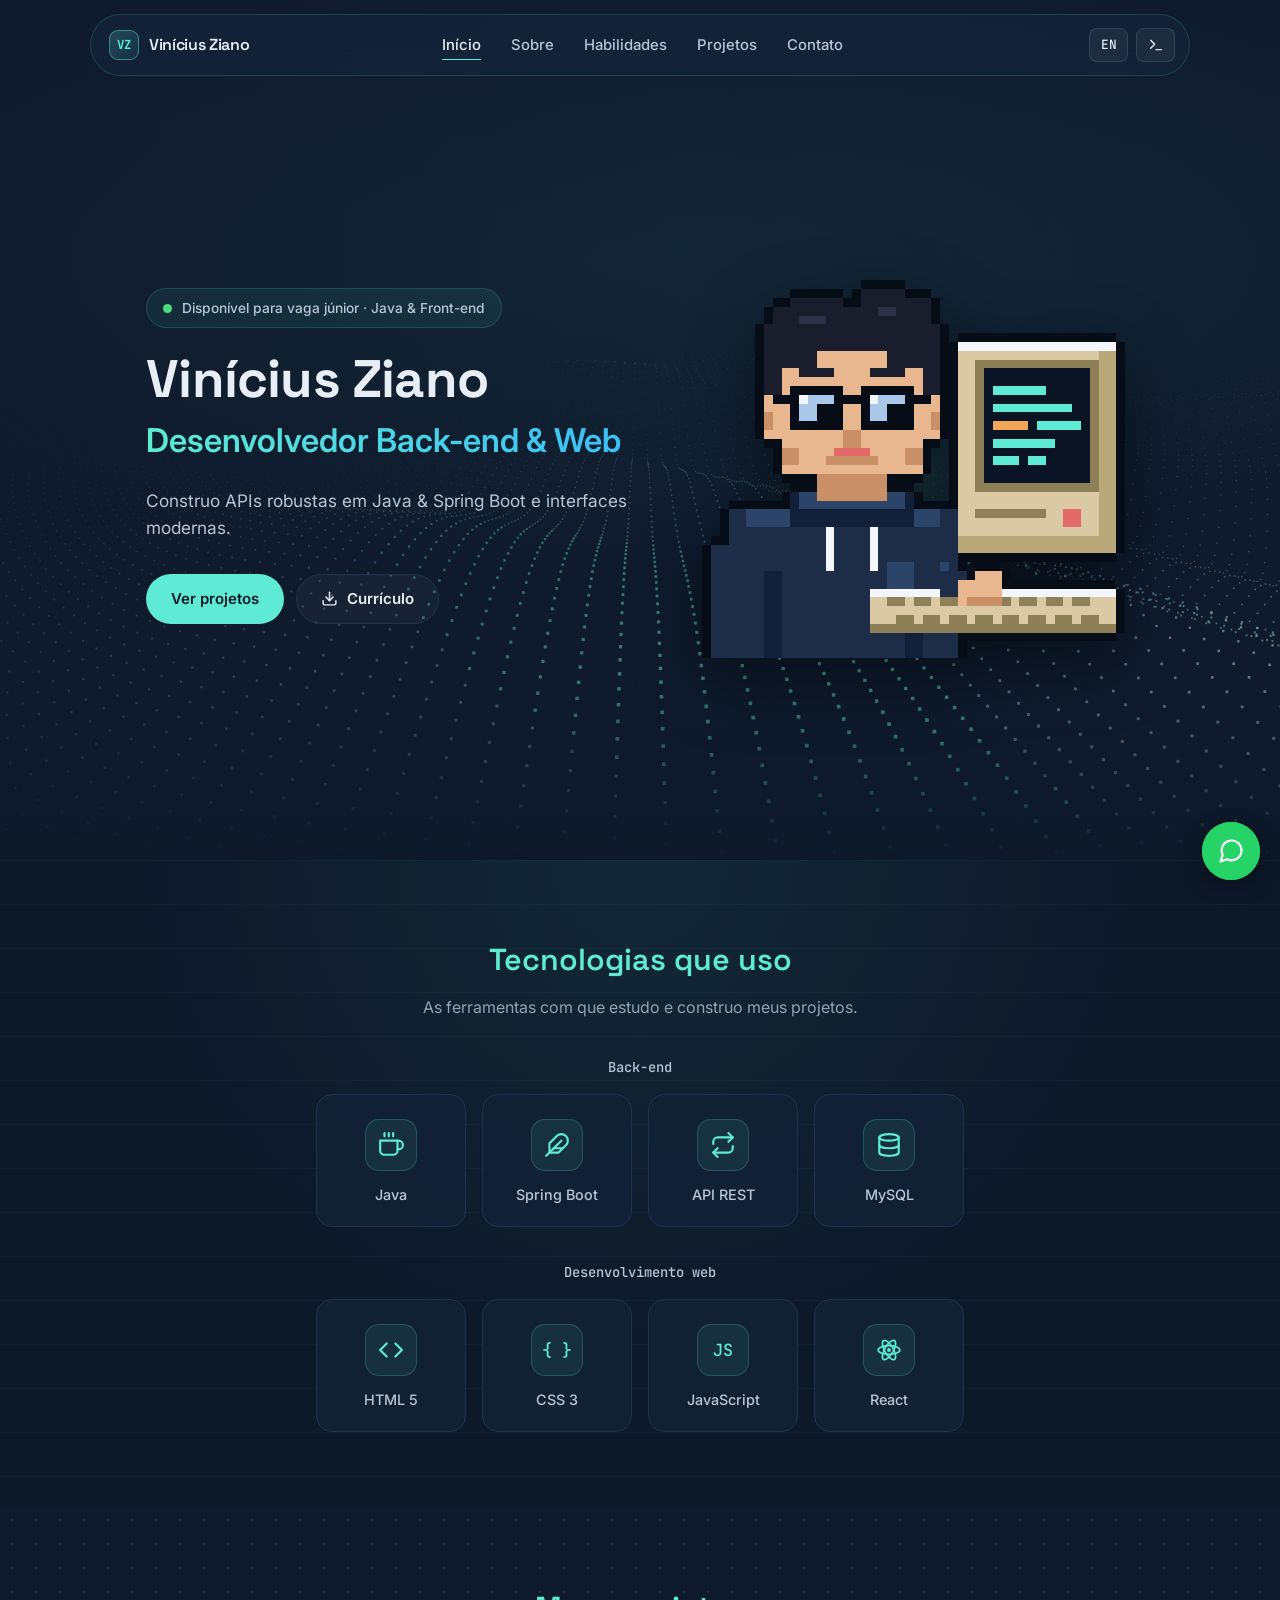
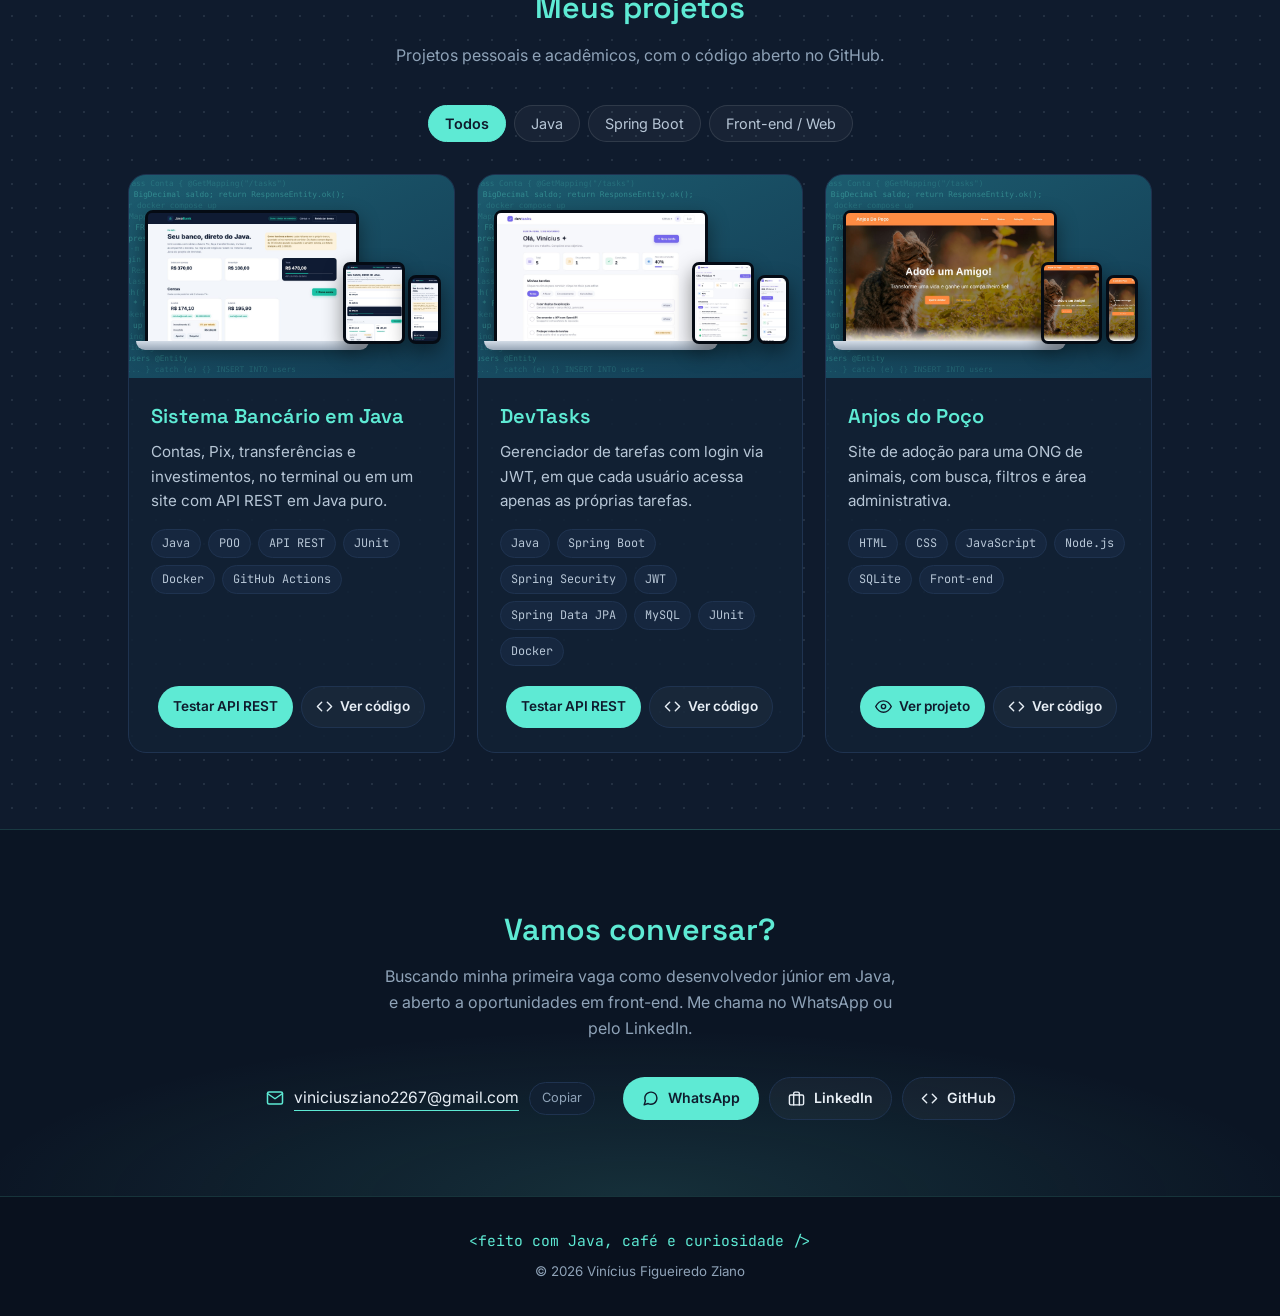
<file: index.html>
<!DOCTYPE html>
<html lang="pt-BR">
<head>
<meta charset="UTF-8">
<meta name="viewport" content="width=device-width, initial-scale=1, viewport-fit=cover">
<meta name="description" content="Portfólio de Vinícius Figueiredo Ziano, desenvolvedor júnior com foco em Java e Spring Boot, aberto a oportunidades em front-end.">
<meta name="theme-color" content="#0F1B2D">
<meta property="og:type" content="website">
<meta property="og:locale" content="pt_BR">
<meta property="og:title" content="Vinícius Ziano | Desenvolvedor de Software">
<meta property="og:description" content="Portfólio de Vinícius Figueiredo Ziano, desenvolvedor júnior com foco em Java e Spring Boot, aberto a oportunidades em front-end.">
<title>Vinícius Ziano | Desenvolvedor de Software</title>
<link rel="preconnect" href="https://fonts.googleapis.com"><link rel="preconnect" href="https://fonts.gstatic.com" crossorigin><link href="https://fonts.googleapis.com/css2?family=Space+Grotesk:wght@500;600;700&family=Inter:wght@400;500;600&family=JetBrains+Mono:wght@400;500&display=swap" rel="stylesheet">
<link rel="icon" type="image/png" href="images/icone-portif%C3%B3lio.png">
<script>document.documentElement.classList.add('js')</script>
<link rel="stylesheet" href="css/style.css">
</head>
<body>
<header class="site-header" id="siteHeader">
  <nav class="nav" aria-label="Principal">
    <a class="brand" href="index.html">
      <span class="brand-monogram" aria-hidden="true">VZ</span>
      <span class="brand-text">Vinícius Ziano</span>
    </a>
    <ul class="nav-links" id="navLinks">
      <li><a data-i18n="nav.home" aria-current="page" href="index.html">Início</a></li>
      <li><a data-i18n="nav.about" href="sobre.html">Sobre</a></li>
      <li><a data-i18n="nav.skills" href="index.html#habilidades">Habilidades</a></li>
      <li><a data-i18n="nav.projects" href="index.html#projetos">Projetos</a></li>
      <li><a data-i18n="nav.contact" href="index.html#contato">Contato</a></li>
    </ul>
    <div class="nav-actions">
      <button class="lang-toggle" id="langToggle" type="button" aria-label="Mudar idioma">EN</button>
      <button class="terminal-trigger" id="terminalTrigger" type="button" aria-label="Abrir terminal">
        <svg viewBox="0 0 24 24" fill="none" stroke="currentColor" stroke-width="2" stroke-linecap="round" stroke-linejoin="round" aria-hidden="true"><polyline points="4 17 10 11 4 5"/><line x1="12" y1="19" x2="20" y2="19"/></svg>
      </button>
    </div>
    <button class="nav-toggle" id="navToggle" type="button" aria-label="Abrir menu" aria-expanded="false"><span></span><span></span><span></span></button>
  </nav>
</header>

<main>
  <section class="hero hero-wave" id="inicio" data-wave-mesh data-wave-dot="#7fb3c8" data-wave-accent="#5EEAD4" data-wave-crests="true">
    <div class="wrap hero-grid">
      <div class="hero-copy">
        <div class="hero-status"><span class="dot" aria-hidden="true"></span><span data-i18n="hero.status">Disponível para vaga júnior · Java &amp; Front-end</span></div>
        <h1 class="hero-title-main">Vinícius Ziano</h1>
        <span class="hero-role" data-i18n="hero.role">Desenvolvedor Back-end &amp; Web</span>
        <p class="lede" data-i18n="hero.lede">Construo APIs robustas em Java &amp; Spring Boot e interfaces modernas.</p>
        <div class="hero-cta">
          <a class="btn btn-primary" data-i18n="btn.projects" href="#projetos">Ver projetos</a>
          <a class="btn btn-ghost" href="assets/curriculo-vinicius-ziano.pdf" target="_blank" rel="noopener">
            <svg viewBox="0 0 24 24" fill="none" stroke="currentColor" stroke-width="2" stroke-linecap="round" stroke-linejoin="round" aria-hidden="true"><path d="M21 15v4a2 2 0 0 1-2 2H5a2 2 0 0 1-2-2v-4"/><polyline points="7 10 12 15 17 10"/><line x1="12" y1="15" x2="12" y2="3"/></svg><span data-i18n="btn.cv">Currículo</span>
          </a>
        </div>
      </div>
      <div class="hero-art">
        <svg class="pixel-dev" viewBox="0 0 52 46" xmlns="http://www.w3.org/2000/svg" shape-rendering="crispEdges" role="img" aria-label="Pixel art de um desenvolvedor usando um computador retrô">
          <rect x="21" y="3" width="5" height="1" fill="#070d17"/><rect x="13" y="4" width="6" height="1" fill="#070d17"/><rect x="20" y="4" width="1" height="1" fill="#070d17"/><rect x="21" y="4" width="5" height="1" fill="#1a1d2b"/><rect x="26" y="4" width="3" height="1" fill="#070d17"/><rect x="11" y="5" width="2" height="1" fill="#070d17"/><rect x="13" y="5" width="6" height="1" fill="#1a1d2b"/><rect x="19" y="5" width="2" height="1" fill="#070d17"/><rect x="21" y="5" width="8" height="1" fill="#1a1d2b"/><rect x="29" y="5" width="1" height="1" fill="#070d17"/><rect x="10" y="6" width="1" height="1" fill="#070d17"/><rect x="11" y="6" width="12" height="1" fill="#1a1d2b"/><rect x="23" y="6" width="2" height="1" fill="#2c3148"/><rect x="25" y="6" width="4" height="1" fill="#1a1d2b"/><rect x="29" y="6" width="1" height="1" fill="#070d17"/><rect x="10" y="7" width="1" height="1" fill="#070d17"/><rect x="11" y="7" width="3" height="1" fill="#1a1d2b"/><rect x="14" y="7" width="3" height="1" fill="#2c3148"/><rect x="17" y="7" width="12" height="1" fill="#1a1d2b"/><rect x="29" y="7" width="1" height="1" fill="#070d17"/><rect x="9" y="8" width="1" height="1" fill="#070d17"/><rect x="10" y="8" width="20" height="1" fill="#1a1d2b"/><rect x="30" y="8" width="1" height="1" fill="#070d17"/><rect x="9" y="9" width="1" height="1" fill="#070d17"/><rect x="10" y="9" width="20" height="1" fill="#1a1d2b"/><rect x="30" y="9" width="1" height="1" fill="#070d17"/><rect x="32" y="9" width="18" height="1" fill="#070d17"/><rect x="9" y="10" width="1" height="1" fill="#070d17"/><rect x="10" y="10" width="20" height="1" fill="#1a1d2b"/><rect x="30" y="10" width="2" height="1" fill="#070d17"/><rect x="32" y="10" width="18" height="1" fill="#f3f7fb"/><rect x="50" y="10" width="1" height="1" fill="#070d17"/><rect x="9" y="11" width="1" height="1" fill="#070d17"/><rect x="10" y="11" width="6" height="1" fill="#1a1d2b"/><rect x="16" y="11" width="8" height="1" fill="#e9b78f"/><rect x="24" y="11" width="6" height="1" fill="#1a1d2b"/><rect x="30" y="11" width="2" height="1" fill="#070d17"/><rect x="32" y="11" width="16" height="1" fill="#d9caa5"/><rect x="48" y="11" width="2" height="1" fill="#b9a879"/><rect x="50" y="11" width="1" height="1" fill="#070d17"/><rect x="9" y="12" width="1" height="1" fill="#070d17"/><rect x="10" y="12" width="6" height="1" fill="#1a1d2b"/><rect x="16" y="12" width="8" height="1" fill="#e9b78f"/><rect x="24" y="12" width="6" height="1" fill="#1a1d2b"/><rect x="30" y="12" width="2" height="1" fill="#070d17"/><rect x="32" y="12" width="2" height="1" fill="#d9caa5"/><rect x="34" y="12" width="14" height="1" fill="#8d7f58"/><rect x="48" y="12" width="2" height="1" fill="#b9a879"/><rect x="50" y="12" width="1" height="1" fill="#070d17"/><rect x="9" y="13" width="1" height="1" fill="#070d17"/><rect x="10" y="13" width="2" height="1" fill="#1a1d2b"/><rect x="12" y="13" width="2" height="1" fill="#e9b78f"/><rect x="14" y="13" width="4" height="1" fill="#1a1d2b"/><rect x="18" y="13" width="4" height="1" fill="#e9b78f"/><rect x="22" y="13" width="4" height="1" fill="#1a1d2b"/><rect x="26" y="13" width="2" height="1" fill="#e9b78f"/><rect x="28" y="13" width="2" height="1" fill="#1a1d2b"/><rect x="30" y="13" width="2" height="1" fill="#070d17"/><rect x="32" y="13" width="2" height="1" fill="#d9caa5"/><rect x="34" y="13" width="1" height="1" fill="#8d7f58"/><rect x="35" y="13" width="12" height="1" fill="#0a1424"/><rect x="47" y="13" width="1" height="1" fill="#8d7f58"/><rect x="48" y="13" width="2" height="1" fill="#b9a879"/><rect x="50" y="13" width="1" height="1" fill="#070d17"/><rect x="9" y="14" width="1" height="1" fill="#070d17"/><rect x="10" y="14" width="2" height="1" fill="#1a1d2b"/><rect x="12" y="14" width="16" height="1" fill="#e9b78f"/><rect x="28" y="14" width="2" height="1" fill="#1a1d2b"/><rect x="30" y="14" width="2" height="1" fill="#070d17"/><rect x="32" y="14" width="2" height="1" fill="#d9caa5"/><rect x="34" y="14" width="1" height="1" fill="#8d7f58"/><rect x="35" y="14" width="12" height="1" fill="#0a1424"/><rect x="47" y="14" width="1" height="1" fill="#8d7f58"/><rect x="48" y="14" width="2" height="1" fill="#b9a879"/><rect x="50" y="14" width="1" height="1" fill="#070d17"/><rect x="9" y="15" width="1" height="1" fill="#070d17"/><rect x="10" y="15" width="2" height="1" fill="#1a1d2b"/><rect x="12" y="15" width="1" height="1" fill="#e9b78f"/><rect x="13" y="15" width="6" height="1" fill="#070d17"/><rect x="19" y="15" width="2" height="1" fill="#e9b78f"/><rect x="21" y="15" width="6" height="1" fill="#070d17"/><rect x="27" y="15" width="1" height="1" fill="#e9b78f"/><rect x="28" y="15" width="2" height="1" fill="#1a1d2b"/><rect x="30" y="15" width="2" height="1" fill="#070d17"/><rect x="32" y="15" width="2" height="1" fill="#d9caa5"/><rect x="34" y="15" width="1" height="1" fill="#8d7f58"/><rect x="35" y="15" width="1" height="1" fill="#0a1424"/><rect x="36" y="15" width="6" height="1" fill="#5EEAD4"/><rect x="42" y="15" width="5" height="1" fill="#0a1424"/><rect x="47" y="15" width="1" height="1" fill="#8d7f58"/><rect x="48" y="15" width="2" height="1" fill="#b9a879"/><rect x="50" y="15" width="1" height="1" fill="#070d17"/><rect x="9" y="16" width="1" height="1" fill="#070d17"/><rect x="10" y="16" width="1" height="1" fill="#e9b78f"/><rect x="11" y="16" width="3" height="1" fill="#070d17"/><rect x="14" y="16" width="1" height="1" fill="#f3f7fb"/><rect x="15" y="16" width="3" height="1" fill="#a9c7e8"/><rect x="18" y="16" width="4" height="1" fill="#070d17"/><rect x="22" y="16" width="1" height="1" fill="#f3f7fb"/><rect x="23" y="16" width="3" height="1" fill="#a9c7e8"/><rect x="26" y="16" width="3" height="1" fill="#070d17"/><rect x="29" y="16" width="1" height="1" fill="#e9b78f"/><rect x="30" y="16" width="2" height="1" fill="#070d17"/><rect x="32" y="16" width="2" height="1" fill="#d9caa5"/><rect x="34" y="16" width="1" height="1" fill="#8d7f58"/><rect x="35" y="16" width="12" height="1" fill="#0a1424"/><rect x="47" y="16" width="1" height="1" fill="#8d7f58"/><rect x="48" y="16" width="2" height="1" fill="#b9a879"/><rect x="50" y="16" width="1" height="1" fill="#070d17"/><rect x="9" y="17" width="1" height="1" fill="#070d17"/><rect x="10" y="17" width="3" height="1" fill="#e9b78f"/><rect x="13" y="17" width="1" height="1" fill="#070d17"/><rect x="14" y="17" width="2" height="1" fill="#a9c7e8"/><rect x="16" y="17" width="3" height="1" fill="#070d17"/><rect x="19" y="17" width="2" height="1" fill="#e9b78f"/><rect x="21" y="17" width="1" height="1" fill="#070d17"/><rect x="22" y="17" width="2" height="1" fill="#a9c7e8"/><rect x="24" y="17" width="3" height="1" fill="#070d17"/><rect x="27" y="17" width="3" height="1" fill="#e9b78f"/><rect x="30" y="17" width="2" height="1" fill="#070d17"/><rect x="32" y="17" width="2" height="1" fill="#d9caa5"/><rect x="34" y="17" width="1" height="1" fill="#8d7f58"/><rect x="35" y="17" width="1" height="1" fill="#0a1424"/><rect x="36" y="17" width="9" height="1" fill="#5EEAD4"/><rect x="45" y="17" width="2" height="1" fill="#0a1424"/><rect x="47" y="17" width="1" height="1" fill="#8d7f58"/><rect x="48" y="17" width="2" height="1" fill="#b9a879"/><rect x="50" y="17" width="1" height="1" fill="#070d17"/><rect x="9" y="18" width="1" height="1" fill="#070d17"/><rect x="10" y="18" width="1" height="1" fill="#c98f66"/><rect x="11" y="18" width="2" height="1" fill="#e9b78f"/><rect x="13" y="18" width="1" height="1" fill="#070d17"/><rect x="14" y="18" width="2" height="1" fill="#a9c7e8"/><rect x="16" y="18" width="3" height="1" fill="#070d17"/><rect x="19" y="18" width="2" height="1" fill="#e9b78f"/><rect x="21" y="18" width="1" height="1" fill="#070d17"/><rect x="22" y="18" width="2" height="1" fill="#a9c7e8"/><rect x="24" y="18" width="3" height="1" fill="#070d17"/><rect x="27" y="18" width="2" height="1" fill="#e9b78f"/><rect x="29" y="18" width="1" height="1" fill="#c98f66"/><rect x="30" y="18" width="2" height="1" fill="#070d17"/><rect x="32" y="18" width="2" height="1" fill="#d9caa5"/><rect x="34" y="18" width="1" height="1" fill="#8d7f58"/><rect x="35" y="18" width="12" height="1" fill="#0a1424"/><rect x="47" y="18" width="1" height="1" fill="#8d7f58"/><rect x="48" y="18" width="2" height="1" fill="#b9a879"/><rect x="50" y="18" width="1" height="1" fill="#070d17"/><rect x="9" y="19" width="1" height="1" fill="#070d17"/><rect x="10" y="19" width="1" height="1" fill="#c98f66"/><rect x="11" y="19" width="2" height="1" fill="#e9b78f"/><rect x="13" y="19" width="6" height="1" fill="#070d17"/><rect x="19" y="19" width="2" height="1" fill="#e9b78f"/><rect x="21" y="19" width="6" height="1" fill="#070d17"/><rect x="27" y="19" width="2" height="1" fill="#e9b78f"/><rect x="29" y="19" width="1" height="1" fill="#c98f66"/><rect x="30" y="19" width="2" height="1" fill="#070d17"/><rect x="32" y="19" width="2" height="1" fill="#d9caa5"/><rect x="34" y="19" width="1" height="1" fill="#8d7f58"/><rect x="35" y="19" width="1" height="1" fill="#0a1424"/><rect x="36" y="19" width="4" height="1" fill="#F2A65A"/><rect x="40" y="19" width="1" height="1" fill="#0a1424"/><rect x="41" y="19" width="5" height="1" fill="#5EEAD4"/><rect x="46" y="19" width="1" height="1" fill="#0a1424"/><rect x="47" y="19" width="1" height="1" fill="#8d7f58"/><rect x="48" y="19" width="2" height="1" fill="#b9a879"/><rect x="50" y="19" width="1" height="1" fill="#070d17"/><rect x="9" y="20" width="1" height="1" fill="#070d17"/><rect x="10" y="20" width="9" height="1" fill="#e9b78f"/><rect x="19" y="20" width="2" height="1" fill="#c98f66"/><rect x="21" y="20" width="9" height="1" fill="#e9b78f"/><rect x="30" y="20" width="2" height="1" fill="#070d17"/><rect x="32" y="20" width="2" height="1" fill="#d9caa5"/><rect x="34" y="20" width="1" height="1" fill="#8d7f58"/><rect x="35" y="20" width="12" height="1" fill="#0a1424"/><rect x="47" y="20" width="1" height="1" fill="#8d7f58"/><rect x="48" y="20" width="2" height="1" fill="#b9a879"/><rect x="50" y="20" width="1" height="1" fill="#070d17"/><rect x="10" y="21" width="2" height="1" fill="#070d17"/><rect x="12" y="21" width="7" height="1" fill="#e9b78f"/><rect x="19" y="21" width="2" height="1" fill="#c98f66"/><rect x="21" y="21" width="7" height="1" fill="#e9b78f"/><rect x="28" y="21" width="2" height="1" fill="#070d17"/><rect x="31" y="21" width="1" height="1" fill="#070d17"/><rect x="32" y="21" width="2" height="1" fill="#d9caa5"/><rect x="34" y="21" width="1" height="1" fill="#8d7f58"/><rect x="35" y="21" width="1" height="1" fill="#0a1424"/><rect x="36" y="21" width="7" height="1" fill="#5EEAD4"/><rect x="43" y="21" width="4" height="1" fill="#0a1424"/><rect x="47" y="21" width="1" height="1" fill="#8d7f58"/><rect x="48" y="21" width="2" height="1" fill="#b9a879"/><rect x="50" y="21" width="1" height="1" fill="#070d17"/><rect x="11" y="22" width="1" height="1" fill="#070d17"/><rect x="12" y="22" width="2" height="1" fill="#c98f66"/><rect x="14" y="22" width="4" height="1" fill="#e9b78f"/><rect x="18" y="22" width="4" height="1" fill="#e46a6a"/><rect x="22" y="22" width="4" height="1" fill="#e9b78f"/><rect x="26" y="22" width="2" height="1" fill="#c98f66"/><rect x="28" y="22" width="1" height="1" fill="#070d17"/><rect x="31" y="22" width="1" height="1" fill="#070d17"/><rect x="32" y="22" width="2" height="1" fill="#d9caa5"/><rect x="34" y="22" width="1" height="1" fill="#8d7f58"/><rect x="35" y="22" width="12" height="1" fill="#0a1424"/><rect x="47" y="22" width="1" height="1" fill="#8d7f58"/><rect x="48" y="22" width="2" height="1" fill="#b9a879"/><rect x="50" y="22" width="1" height="1" fill="#070d17"/><rect x="11" y="23" width="1" height="1" fill="#070d17"/><rect x="12" y="23" width="2" height="1" fill="#c98f66"/><rect x="14" y="23" width="3" height="1" fill="#e9b78f"/><rect x="17" y="23" width="6" height="1" fill="#c98f66"/><rect x="23" y="23" width="3" height="1" fill="#e9b78f"/><rect x="26" y="23" width="2" height="1" fill="#c98f66"/><rect x="28" y="23" width="1" height="1" fill="#070d17"/><rect x="31" y="23" width="1" height="1" fill="#070d17"/><rect x="32" y="23" width="2" height="1" fill="#d9caa5"/><rect x="34" y="23" width="1" height="1" fill="#8d7f58"/><rect x="35" y="23" width="1" height="1" fill="#0a1424"/><rect x="36" y="23" width="3" height="1" fill="#5EEAD4"/><rect x="39" y="23" width="8" height="1" fill="#0a1424"/><rect x="47" y="23" width="1" height="1" fill="#8d7f58"/><rect x="48" y="23" width="2" height="1" fill="#b9a879"/><rect x="50" y="23" width="1" height="1" fill="#070d17"/><rect x="11" y="24" width="1" height="1" fill="#070d17"/><rect x="12" y="24" width="16" height="1" fill="#e9b78f"/><rect x="28" y="24" width="1" height="1" fill="#070d17"/><rect x="31" y="24" width="1" height="1" fill="#070d17"/><rect x="32" y="24" width="2" height="1" fill="#d9caa5"/><rect x="34" y="24" width="1" height="1" fill="#8d7f58"/><rect x="35" y="24" width="12" height="1" fill="#0a1424"/><rect x="47" y="24" width="1" height="1" fill="#8d7f58"/><rect x="48" y="24" width="2" height="1" fill="#b9a879"/><rect x="50" y="24" width="1" height="1" fill="#070d17"/><rect x="12" y="25" width="4" height="1" fill="#070d17"/><rect x="16" y="25" width="8" height="1" fill="#c98f66"/><rect x="24" y="25" width="4" height="1" fill="#070d17"/><rect x="31" y="25" width="1" height="1" fill="#070d17"/><rect x="32" y="25" width="2" height="1" fill="#d9caa5"/><rect x="34" y="25" width="1" height="1" fill="#8d7f58"/><rect x="35" y="25" width="12" height="1" fill="#0a1424"/><rect x="47" y="25" width="1" height="1" fill="#8d7f58"/><rect x="48" y="25" width="2" height="1" fill="#b9a879"/><rect x="50" y="25" width="1" height="1" fill="#070d17"/><rect x="13" y="26" width="3" height="1" fill="#070d17"/><rect x="16" y="26" width="8" height="1" fill="#c98f66"/><rect x="24" y="26" width="3" height="1" fill="#070d17"/><rect x="31" y="26" width="1" height="1" fill="#070d17"/><rect x="32" y="26" width="2" height="1" fill="#d9caa5"/><rect x="34" y="26" width="14" height="1" fill="#8d7f58"/><rect x="48" y="26" width="2" height="1" fill="#b9a879"/><rect x="50" y="26" width="1" height="1" fill="#070d17"/><rect x="12" y="27" width="1" height="1" fill="#070d17"/><rect x="13" y="27" width="1" height="1" fill="#13203a"/><rect x="14" y="27" width="2" height="1" fill="#2c4468"/><rect x="16" y="27" width="8" height="1" fill="#c98f66"/><rect x="24" y="27" width="2" height="1" fill="#2c4468"/><rect x="26" y="27" width="1" height="1" fill="#13203a"/><rect x="27" y="27" width="1" height="1" fill="#070d17"/><rect x="31" y="27" width="1" height="1" fill="#070d17"/><rect x="32" y="27" width="16" height="1" fill="#d9caa5"/><rect x="48" y="27" width="2" height="1" fill="#b9a879"/><rect x="50" y="27" width="1" height="1" fill="#070d17"/><rect x="6" y="28" width="7" height="1" fill="#070d17"/><rect x="13" y="28" width="1" height="1" fill="#13203a"/><rect x="14" y="28" width="12" height="1" fill="#2c4468"/><rect x="26" y="28" width="1" height="1" fill="#13203a"/><rect x="27" y="28" width="5" height="1" fill="#070d17"/><rect x="32" y="28" width="16" height="1" fill="#d9caa5"/><rect x="48" y="28" width="2" height="1" fill="#b9a879"/><rect x="50" y="28" width="1" height="1" fill="#070d17"/><rect x="5" y="29" width="1" height="1" fill="#070d17"/><rect x="6" y="29" width="2" height="1" fill="#1d2d47"/><rect x="8" y="29" width="5" height="1" fill="#2c4468"/><rect x="13" y="29" width="14" height="1" fill="#13203a"/><rect x="27" y="29" width="3" height="1" fill="#2c4468"/><rect x="30" y="29" width="2" height="1" fill="#1d2d47"/><rect x="32" y="29" width="2" height="1" fill="#d9caa5"/><rect x="34" y="29" width="8" height="1" fill="#8d7f58"/><rect x="42" y="29" width="2" height="1" fill="#d9caa5"/><rect x="44" y="29" width="2" height="1" fill="#e46a6a"/><rect x="46" y="29" width="2" height="1" fill="#d9caa5"/><rect x="48" y="29" width="2" height="1" fill="#b9a879"/><rect x="50" y="29" width="1" height="1" fill="#070d17"/><rect x="5" y="30" width="1" height="1" fill="#070d17"/><rect x="6" y="30" width="2" height="1" fill="#1d2d47"/><rect x="8" y="30" width="5" height="1" fill="#2c4468"/><rect x="13" y="30" width="14" height="1" fill="#13203a"/><rect x="27" y="30" width="3" height="1" fill="#2c4468"/><rect x="30" y="30" width="2" height="1" fill="#1d2d47"/><rect x="32" y="30" width="12" height="1" fill="#d9caa5"/><rect x="44" y="30" width="2" height="1" fill="#e46a6a"/><rect x="46" y="30" width="2" height="1" fill="#d9caa5"/><rect x="48" y="30" width="2" height="1" fill="#b9a879"/><rect x="50" y="30" width="1" height="1" fill="#070d17"/><rect x="5" y="31" width="1" height="1" fill="#070d17"/><rect x="6" y="31" width="11" height="1" fill="#1d2d47"/><rect x="17" y="31" width="1" height="1" fill="#f3f7fb"/><rect x="18" y="31" width="4" height="1" fill="#1d2d47"/><rect x="22" y="31" width="1" height="1" fill="#f3f7fb"/><rect x="23" y="31" width="9" height="1" fill="#1d2d47"/><rect x="32" y="31" width="16" height="1" fill="#d9caa5"/><rect x="48" y="31" width="2" height="1" fill="#b9a879"/><rect x="50" y="31" width="1" height="1" fill="#070d17"/><rect x="4" y="32" width="2" height="1" fill="#070d17"/><rect x="6" y="32" width="11" height="1" fill="#1d2d47"/><rect x="17" y="32" width="1" height="1" fill="#f3f7fb"/><rect x="18" y="32" width="4" height="1" fill="#1d2d47"/><rect x="22" y="32" width="1" height="1" fill="#f3f7fb"/><rect x="23" y="32" width="9" height="1" fill="#1d2d47"/><rect x="32" y="32" width="18" height="1" fill="#b9a879"/><rect x="50" y="32" width="1" height="1" fill="#070d17"/><rect x="3" y="33" width="1" height="1" fill="#070d17"/><rect x="4" y="33" width="13" height="1" fill="#1d2d47"/><rect x="17" y="33" width="1" height="1" fill="#f3f7fb"/><rect x="18" y="33" width="4" height="1" fill="#1d2d47"/><rect x="22" y="33" width="1" height="1" fill="#f3f7fb"/><rect x="23" y="33" width="9" height="1" fill="#1d2d47"/><rect x="32" y="33" width="18" height="1" fill="#b9a879"/><rect x="50" y="33" width="1" height="1" fill="#070d17"/><rect x="3" y="34" width="1" height="1" fill="#070d17"/><rect x="4" y="34" width="13" height="1" fill="#1d2d47"/><rect x="17" y="34" width="1" height="1" fill="#f3f7fb"/><rect x="18" y="34" width="4" height="1" fill="#1d2d47"/><rect x="22" y="34" width="1" height="1" fill="#f3f7fb"/><rect x="23" y="34" width="9" height="1" fill="#1d2d47"/><rect x="32" y="34" width="18" height="1" fill="#070d17"/><rect x="3" y="35" width="1" height="1" fill="#070d17"/><rect x="4" y="35" width="13" height="1" fill="#1d2d47"/><rect x="17" y="35" width="1" height="1" fill="#f3f7fb"/><rect x="18" y="35" width="4" height="1" fill="#1d2d47"/><rect x="22" y="35" width="1" height="1" fill="#f3f7fb"/><rect x="23" y="35" width="1" height="1" fill="#1d2d47"/><rect x="24" y="35" width="3" height="1" fill="#2c4468"/><rect x="27" y="35" width="3" height="1" fill="#1d2d47"/><rect x="30" y="35" width="1" height="1" fill="#2c4468"/><rect x="31" y="35" width="1" height="1" fill="#1d2d47"/><rect x="32" y="35" width="1" height="1" fill="#070d17"/><rect x="34" y="35" width="3" height="1" fill="#070d17"/><rect x="3" y="36" width="1" height="1" fill="#070d17"/><rect x="4" y="36" width="6" height="1" fill="#1d2d47"/><rect x="10" y="36" width="2" height="1" fill="#13203a"/><rect x="12" y="36" width="12" height="1" fill="#1d2d47"/><rect x="24" y="36" width="3" height="1" fill="#2c4468"/><rect x="27" y="36" width="6" height="1" fill="#1d2d47"/><rect x="33" y="36" width="1" height="1" fill="#070d17"/><rect x="34" y="36" width="3" height="1" fill="#e9b78f"/><rect x="37" y="36" width="1" height="1" fill="#070d17"/><rect x="3" y="37" width="1" height="1" fill="#070d17"/><rect x="4" y="37" width="6" height="1" fill="#1d2d47"/><rect x="10" y="37" width="2" height="1" fill="#13203a"/><rect x="12" y="37" width="12" height="1" fill="#1d2d47"/><rect x="24" y="37" width="3" height="1" fill="#2c4468"/><rect x="27" y="37" width="5" height="1" fill="#1d2d47"/><rect x="32" y="37" width="5" height="1" fill="#e9b78f"/><rect x="37" y="37" width="13" height="1" fill="#070d17"/><rect x="3" y="38" width="1" height="1" fill="#070d17"/><rect x="4" y="38" width="6" height="1" fill="#1d2d47"/><rect x="10" y="38" width="2" height="1" fill="#13203a"/><rect x="12" y="38" width="10" height="1" fill="#1d2d47"/><rect x="22" y="38" width="8" height="1" fill="#f3f7fb"/><rect x="30" y="38" width="2" height="1" fill="#1d2d47"/><rect x="32" y="38" width="5" height="1" fill="#e9b78f"/><rect x="37" y="38" width="13" height="1" fill="#f3f7fb"/><rect x="50" y="38" width="1" height="1" fill="#070d17"/><rect x="3" y="39" width="1" height="1" fill="#070d17"/><rect x="4" y="39" width="6" height="1" fill="#1d2d47"/><rect x="10" y="39" width="2" height="1" fill="#13203a"/><rect x="12" y="39" width="10" height="1" fill="#1d2d47"/><rect x="22" y="39" width="2" height="1" fill="#d9caa5"/><rect x="24" y="39" width="2" height="1" fill="#8d7f58"/><rect x="26" y="39" width="1" height="1" fill="#d9caa5"/><rect x="27" y="39" width="2" height="1" fill="#8d7f58"/><rect x="29" y="39" width="1" height="1" fill="#d9caa5"/><rect x="30" y="39" width="2" height="1" fill="#8d7f58"/><rect x="32" y="39" width="1" height="1" fill="#e9b78f"/><rect x="33" y="39" width="4" height="1" fill="#c98f66"/><rect x="37" y="39" width="1" height="1" fill="#8d7f58"/><rect x="38" y="39" width="1" height="1" fill="#d9caa5"/><rect x="39" y="39" width="2" height="1" fill="#8d7f58"/><rect x="41" y="39" width="1" height="1" fill="#d9caa5"/><rect x="42" y="39" width="2" height="1" fill="#8d7f58"/><rect x="44" y="39" width="1" height="1" fill="#d9caa5"/><rect x="45" y="39" width="2" height="1" fill="#8d7f58"/><rect x="47" y="39" width="3" height="1" fill="#d9caa5"/><rect x="50" y="39" width="1" height="1" fill="#070d17"/><rect x="3" y="40" width="1" height="1" fill="#070d17"/><rect x="4" y="40" width="6" height="1" fill="#1d2d47"/><rect x="10" y="40" width="2" height="1" fill="#13203a"/><rect x="12" y="40" width="10" height="1" fill="#1d2d47"/><rect x="22" y="40" width="28" height="1" fill="#d9caa5"/><rect x="50" y="40" width="1" height="1" fill="#070d17"/><rect x="3" y="41" width="1" height="1" fill="#070d17"/><rect x="4" y="41" width="6" height="1" fill="#1d2d47"/><rect x="10" y="41" width="2" height="1" fill="#13203a"/><rect x="12" y="41" width="10" height="1" fill="#1d2d47"/><rect x="22" y="41" width="3" height="1" fill="#d9caa5"/><rect x="25" y="41" width="2" height="1" fill="#8d7f58"/><rect x="27" y="41" width="1" height="1" fill="#d9caa5"/><rect x="28" y="41" width="2" height="1" fill="#8d7f58"/><rect x="30" y="41" width="1" height="1" fill="#d9caa5"/><rect x="31" y="41" width="2" height="1" fill="#8d7f58"/><rect x="33" y="41" width="1" height="1" fill="#d9caa5"/><rect x="34" y="41" width="2" height="1" fill="#8d7f58"/><rect x="36" y="41" width="1" height="1" fill="#d9caa5"/><rect x="37" y="41" width="2" height="1" fill="#8d7f58"/><rect x="39" y="41" width="1" height="1" fill="#d9caa5"/><rect x="40" y="41" width="2" height="1" fill="#8d7f58"/><rect x="42" y="41" width="1" height="1" fill="#d9caa5"/><rect x="43" y="41" width="2" height="1" fill="#8d7f58"/><rect x="45" y="41" width="1" height="1" fill="#d9caa5"/><rect x="46" y="41" width="2" height="1" fill="#8d7f58"/><rect x="48" y="41" width="2" height="1" fill="#d9caa5"/><rect x="50" y="41" width="1" height="1" fill="#070d17"/><rect x="3" y="42" width="1" height="1" fill="#070d17"/><rect x="4" y="42" width="6" height="1" fill="#1d2d47"/><rect x="10" y="42" width="2" height="1" fill="#13203a"/><rect x="12" y="42" width="10" height="1" fill="#1d2d47"/><rect x="22" y="42" width="28" height="1" fill="#8d7f58"/><rect x="50" y="42" width="1" height="1" fill="#070d17"/><rect x="3" y="43" width="1" height="1" fill="#070d17"/><rect x="4" y="43" width="6" height="1" fill="#1d2d47"/><rect x="10" y="43" width="2" height="1" fill="#13203a"/><rect x="12" y="43" width="14" height="1" fill="#1d2d47"/><rect x="26" y="43" width="2" height="1" fill="#13203a"/><rect x="28" y="43" width="4" height="1" fill="#1d2d47"/><rect x="32" y="43" width="18" height="1" fill="#070d17"/><rect x="3" y="44" width="1" height="1" fill="#070d17"/><rect x="4" y="44" width="6" height="1" fill="#1d2d47"/><rect x="10" y="44" width="2" height="1" fill="#13203a"/><rect x="12" y="44" width="14" height="1" fill="#1d2d47"/><rect x="26" y="44" width="2" height="1" fill="#13203a"/><rect x="28" y="44" width="4" height="1" fill="#1d2d47"/><rect x="32" y="44" width="1" height="1" fill="#070d17"/><rect x="3" y="45" width="1" height="1" fill="#070d17"/><rect x="4" y="45" width="6" height="1" fill="#1d2d47"/><rect x="10" y="45" width="2" height="1" fill="#13203a"/><rect x="12" y="45" width="14" height="1" fill="#1d2d47"/><rect x="26" y="45" width="2" height="1" fill="#13203a"/><rect x="28" y="45" width="4" height="1" fill="#1d2d47"/><rect x="32" y="45" width="1" height="1" fill="#070d17"/><rect class="cursor" x="40" y="23" width="2" height="1" fill="#5EEAD4"/>
        </svg>
      </div>
    </div>
  </section>

  <section id="habilidades" class="bg-grid-glow">
    <div class="wrap">
      <h2 class="section-title reveal" data-i18n="skills.title">Tecnologias que uso</h2>
      <p class="section-sub reveal" data-i18n="skills.sub">As ferramentas com que estudo e construo meus projetos.</p>
      <div class="tech-groups">
        <div class="tech-group reveal">
          <h3>Back-end</h3>
          <div class="tech-grid">
            <div class="tech-card spotlight"><div class="tech-icon"><svg viewBox="0 0 24 24" fill="none" stroke="currentColor" stroke-width="2" stroke-linecap="round" stroke-linejoin="round" aria-hidden="true"><path d="M18 8h1a4 4 0 0 1 0 8h-1"/><path d="M2 8h16v9a4 4 0 0 1-4 4H6a4 4 0 0 1-4-4V8z"/><line x1="6" y1="1" x2="6" y2="4"/><line x1="10" y1="1" x2="10" y2="4"/><line x1="14" y1="1" x2="14" y2="4"/></svg></div><span class="name">Java</span></div>
            <div class="tech-card spotlight"><div class="tech-icon"><svg viewBox="0 0 24 24" fill="none" stroke="currentColor" stroke-width="2" stroke-linecap="round" stroke-linejoin="round" aria-hidden="true"><path d="M20.24 12.24a6 6 0 0 0-8.49-8.49L5 10.5V19h8.5z"/><line x1="16" y1="8" x2="2" y2="22"/><line x1="17.5" y1="15" x2="9" y2="15"/></svg></div><span class="name">Spring Boot</span></div>
            <div class="tech-card spotlight"><div class="tech-icon"><svg viewBox="0 0 24 24" fill="none" stroke="currentColor" stroke-width="2" stroke-linecap="round" stroke-linejoin="round" aria-hidden="true"><polyline points="17 1 21 5 17 9"/><path d="M3 11V9a4 4 0 0 1 4-4h14"/><polyline points="7 23 3 19 7 15"/><path d="M21 13v2a4 4 0 0 1-4 4H3"/></svg></div><span class="name">API REST</span></div>
            <div class="tech-card spotlight"><div class="tech-icon"><svg viewBox="0 0 24 24" fill="none" stroke="currentColor" stroke-width="2" stroke-linecap="round" stroke-linejoin="round" aria-hidden="true"><ellipse cx="12" cy="5" rx="9" ry="3"/><path d="M21 12c0 1.66-4 3-9 3s-9-1.34-9-3"/><path d="M3 5v14c0 1.66 4 3 9 3s9-1.34 9-3V5"/></svg></div><span class="name">MySQL</span></div>
          </div>
        </div>
        <div class="tech-group reveal">
          <h3 data-i18n="skills.web">Desenvolvimento web</h3>
          <div class="tech-grid">
            <div class="tech-card spotlight"><div class="tech-icon"><svg viewBox="0 0 24 24" fill="none" stroke="currentColor" stroke-width="2" stroke-linecap="round" stroke-linejoin="round" aria-hidden="true"><polyline points="16 18 22 12 16 6"/><polyline points="8 6 2 12 8 18"/></svg></div><span class="name">HTML 5</span></div>
            <div class="tech-card spotlight"><div class="tech-icon"><span class="glyph">{ }</span></div><span class="name">CSS 3</span></div>
            <div class="tech-card spotlight"><div class="tech-icon"><span class="glyph">JS</span></div><span class="name">JavaScript</span></div>
            <div class="tech-card spotlight"><div class="tech-icon"><svg viewBox="0 0 24 24" fill="none" stroke="currentColor" stroke-width="1.6" stroke-linecap="round" stroke-linejoin="round" aria-hidden="true"><circle cx="12" cy="12" r="1.8" fill="currentColor" stroke="none"/><ellipse cx="12" cy="12" rx="10" ry="4"/><ellipse cx="12" cy="12" rx="10" ry="4" transform="rotate(60 12 12)"/><ellipse cx="12" cy="12" rx="10" ry="4" transform="rotate(120 12 12)"/></svg></div><span class="name">React</span></div>
          </div>
        </div>
      </div>
    </div>
  </section>

  <section id="projetos" class="bg-dots-matrix">
    <div class="wrap">
      <h2 class="section-title reveal" data-i18n="projects.title">Meus projetos</h2>
      <p class="section-sub reveal" data-i18n="projects.sub">Projetos pessoais e acadêmicos, com o código aberto no GitHub.</p>
      
      <div class="filter-buttons" id="projectFilters">
        <button class="filter-btn active" data-filter="all" aria-pressed="true" data-i18n="filter.all">Todos</button>
        <button class="filter-btn" data-filter="Java">Java</button>
        <button class="filter-btn" data-filter="Spring Boot">Spring Boot</button>
        <button class="filter-btn" data-filter="Front-end">Front-end / Web</button>
      </div>

      <div class="cards">
        <article class="card spotlight reveal">
          <div class="stage" role="img" aria-label="Prévia do projeto Sistema Bancário em Java em computador, tablet e celular">
            <div class="dev laptop"><img src="assets/banco-desktop.jpg" alt="" loading="lazy"></div>
            <div class="dev tablet"><img src="assets/banco-tablet.jpg" alt="" loading="lazy"></div>
            <div class="dev phone"><img src="assets/banco-phone.jpg" alt="" loading="lazy"></div>
          </div>
          <div class="card-body">
            <h3>Sistema Bancário em Java</h3>
            <p>Contas, Pix, transferências e investimentos, no terminal ou em um site com API REST em Java puro.</p>
            <div class="tags"><span class="tag">Java</span><span class="tag">POO</span><span class="tag">API REST</span><span class="tag">JUnit</span><span class="tag">Docker</span><span class="tag">GitHub Actions</span></div>
            <div class="card-actions">
              <button class="btn btn-primary btn-sm open-api-modal" data-i18n="btn.testapi" data-project="banco">Testar API REST</button>
              <a class="btn btn-ghost btn-sm" href="https://github.com/ViniZiano/Sistema-Bancario-Java" target="_blank" rel="noopener"><svg viewBox="0 0 24 24" fill="none" stroke="currentColor" stroke-width="2" stroke-linecap="round" stroke-linejoin="round" aria-hidden="true"><polyline points="16 18 22 12 16 6"/><polyline points="8 6 2 12 8 18"/></svg><span data-i18n="btn.code">Ver código</span></a>
            </div>
          </div>
        </article>

        <article class="card spotlight reveal">
          <div class="stage" role="img" aria-label="Prévia do projeto DevTasks em computador, tablet e celular">
            <div class="dev laptop"><img src="assets/devtasks-desktop.jpg" alt="" loading="lazy"></div>
            <div class="dev tablet"><img src="assets/devtasks-tablet.jpg" alt="" loading="lazy"></div>
            <div class="dev phone"><img src="assets/devtasks-phone.jpg" alt="" loading="lazy"></div>
          </div>
          <div class="card-body">
            <h3>DevTasks</h3>
            <p>Gerenciador de tarefas com login via JWT, em que cada usuário acessa apenas as próprias tarefas.</p>
            <div class="tags"><span class="tag">Java</span><span class="tag">Spring Boot</span><span class="tag">Spring Security</span><span class="tag">JWT</span><span class="tag">Spring Data JPA</span><span class="tag">MySQL</span><span class="tag">JUnit</span><span class="tag">Docker</span></div>
            <div class="card-actions">
              <button class="btn btn-primary btn-sm open-api-modal" data-i18n="btn.testapi" data-project="devtasks">Testar API REST</button>
              <a class="btn btn-ghost btn-sm" href="https://github.com/ViniZiano/Devtasks" target="_blank" rel="noopener"><svg viewBox="0 0 24 24" fill="none" stroke="currentColor" stroke-width="2" stroke-linecap="round" stroke-linejoin="round" aria-hidden="true"><polyline points="16 18 22 12 16 6"/><polyline points="8 6 2 12 8 18"/></svg><span data-i18n="btn.code">Ver código</span></a>
            </div>
          </div>
        </article>

        <article class="card spotlight reveal">
          <div class="stage" role="img" aria-label="Prévia do projeto Anjos do Poço em computador, tablet e celular">
            <div class="dev laptop"><img src="assets/ong-desktop.jpg" alt="" loading="lazy"></div>
            <div class="dev tablet"><img src="assets/ong-tablet.jpg" alt="" loading="lazy"></div>
            <div class="dev phone"><img src="assets/ong-phone.jpg" alt="" loading="lazy"></div>
          </div>
          <div class="card-body">
            <h3>Anjos do Poço</h3>
            <p>Site de adoção para uma ONG de animais, com busca, filtros e área administrativa.</p>
            <div class="tags"><span class="tag">HTML</span><span class="tag">CSS</span><span class="tag">JavaScript</span><span class="tag">Node.js</span><span class="tag">SQLite</span><span class="tag">Front-end</span></div>
            <div class="card-actions">
              <a class="btn btn-primary btn-sm" href="https://viniziano.github.io/Ong-Anjos-Do-Poco/" target="_blank" rel="noopener"><svg viewBox="0 0 24 24" fill="none" stroke="currentColor" stroke-width="2" stroke-linecap="round" stroke-linejoin="round" aria-hidden="true"><path d="M1 12s4-8 11-8 11 8 11 8-4 8-11 8-11-8-11-8z"/><circle cx="12" cy="12" r="3"/></svg><span data-i18n="btn.view">Ver projeto</span></a>
              <a class="btn btn-ghost btn-sm" href="https://github.com/ViniZiano/Ong-Anjos-Do-Poco" target="_blank" rel="noopener"><svg viewBox="0 0 24 24" fill="none" stroke="currentColor" stroke-width="2" stroke-linecap="round" stroke-linejoin="round" aria-hidden="true"><polyline points="16 18 22 12 16 6"/><polyline points="8 6 2 12 8 18"/></svg><span data-i18n="btn.code">Ver código</span></a>
            </div>
          </div>
        </article>
      </div>
    </div>
  </section>

  <section id="contato" class="contact bg-aurora-end">
    <div class="wrap">
      <h2 class="section-title reveal" data-i18n="contact.title">Vamos conversar?</h2>
      <p class="section-sub reveal" data-i18n="contact.sub">Buscando minha primeira vaga como desenvolvedor júnior em Java, e aberto a oportunidades em front-end. Me chama no WhatsApp ou pelo LinkedIn.</p>
      <div class="contact-row reveal">
        <div class="mail-line"><svg viewBox="0 0 24 24" fill="none" stroke="currentColor" stroke-width="2" stroke-linecap="round" stroke-linejoin="round" aria-hidden="true"><path d="M4 4h16c1.1 0 2 .9 2 2v12c0 1.1-.9 2-2 2H4c-1.1 0-2-.9-2-2V6c0-1.1.9-2 2-2z"/><polyline points="22,6 12,13 2,6"/></svg><a class="mail-link" href="https://mail.google.com/mail/?view=cm&amp;fs=1&amp;to=viniciusziano2267@gmail.com&amp;su=Contato%20pelo%20portf%C3%B3lio" target="_blank" rel="noopener">viniciusziano2267@gmail.com</a><button type="button" class="copy-btn" data-copy="viniciusziano2267@gmail.com" data-i18n="btn.copy">Copiar</button></div>
        <div class="social">
          <a class="btn btn-primary btn-sm" href="https://wa.me/5581983697754" target="_blank" rel="noopener"><svg viewBox="0 0 24 24" fill="none" stroke="currentColor" stroke-width="2" stroke-linecap="round" stroke-linejoin="round" aria-hidden="true"><path d="M21 11.5a8.38 8.38 0 0 1-.9 3.8 8.5 8.5 0 0 1-7.6 4.7 8.38 8.38 0 0 1-3.8-.9L3 21l1.9-5.7a8.38 8.38 0 0 1-.9-3.8 8.5 8.5 0 0 1 4.7-7.6 8.38 8.38 0 0 1 3.8-.9h.5a8.48 8.48 0 0 1 8 8v.5z"/></svg>WhatsApp</a>
          <a class="btn btn-ghost btn-sm" href="https://www.linkedin.com/in/vin%C3%ADcius-ziano" target="_blank" rel="noopener"><svg viewBox="0 0 24 24" fill="none" stroke="currentColor" stroke-width="2" stroke-linecap="round" stroke-linejoin="round" aria-hidden="true"><rect x="2" y="7" width="20" height="14" rx="2" ry="2"/><path d="M16 21V5a2 2 0 0 0-2-2h-4a2 2 0 0 0-2 2v16"/></svg>LinkedIn</a>
          <a class="btn btn-ghost btn-sm" href="https://github.com/ViniZiano" target="_blank" rel="noopener"><svg viewBox="0 0 24 24" fill="none" stroke="currentColor" stroke-width="2" stroke-linecap="round" stroke-linejoin="round" aria-hidden="true"><polyline points="16 18 22 12 16 6"/><polyline points="8 6 2 12 8 18"/></svg>GitHub</a>
        </div>
      </div>
    </div>
  </section>
</main>

<footer class="site-footer">
  <div class="wrap">
    <p class="code-sign">&lt;feito com Java, café e curiosidade /&gt;</p>
    <small>© 2026 Vinícius Figueiredo Ziano</small>
  </div>
</footer>

<!-- Modal Simulador de API REST -->
<div class="api-modal-overlay" id="apiModalOverlay" aria-hidden="true">
  <div class="api-modal-container" role="dialog" aria-modal="true" aria-labelledby="modalTitle">
    <div class="api-modal-header">
      <h3 id="modalTitle">Simulador de API REST</h3>
      <button class="modal-close" id="modalClose" aria-label="Fechar">&times;</button>
    </div>
    <div class="api-modal-body">
      <div class="endpoint-selector">
        <select id="endpointSelect">
          <option value="GET_HEALTH">GET /api/v1/health — Status da API</option>
          <option value="POST_PIX">POST /api/v1/pix/transferir — Realizar Transferência Pix</option>
          <option value="GET_TASKS">GET /api/v1/tasks — Listar Tarefas (JWT Required)</option>
        </select>
      </div>
      <div class="payload-box">
        <label>Payload / Request Header:</label>
        <pre><code id="requestPayload">{ "status": "ready" }</code></pre>
      </div>
      <button class="btn btn-primary" id="sendRequestBtn">Executar Requisição</button>
      <div class="response-box">
        <div class="response-status" id="responseStatus">Status: Aguardando...</div>
        <pre><code id="responseBody">// Resposta da API aparecerá aqui...</code></pre>
      </div>
    </div>
  </div>
</div>

<!-- Terminal Interativo (Easter Egg) -->
<div class="terminal-overlay" id="terminalOverlay" aria-hidden="true">
  <div class="terminal-window">
    <div class="terminal-topbar">
      <span>viniziano@portfolio-cli:~</span>
      <button class="terminal-close" id="terminalClose">&times;</button>
    </div>
    <div class="terminal-body" id="terminalBody">
      <p class="t-welcome">Bem-vindo ao terminal interativo do Ziano! Digite <span class="t-highlight">help</span> para ver os comandos disponíveis.</p>
    </div>
    <div class="terminal-input-line">
      <span>$</span>
      <input type="text" id="terminalInput" autocomplete="off" spellcheck="false" placeholder="digite um comando...">
    </div>
  </div>
</div>

<a href="https://wa.me/5581983697754" target="_blank" rel="noopener" class="whats-float" aria-label="Falar no WhatsApp"><svg viewBox="0 0 24 24" fill="none" stroke="currentColor" stroke-width="1.9" stroke-linecap="round" stroke-linejoin="round" aria-hidden="true"><path d="M21 11.5a8.38 8.38 0 0 1-.9 3.8 8.5 8.5 0 0 1-7.6 4.7 8.38 8.38 0 0 1-3.8-.9L3 21l1.9-5.7a8.38 8.38 0 0 1-.9-3.8 8.5 8.5 0 0 1 4.7-7.6 8.38 8.38 0 0 1 3.8-.9h.5a8.48 8.48 0 0 1 8 8v.5z"/></svg></a>
<script src="js/wave-mesh.js"></script>
<script src="js/main.js"></script>
</body>
</html>
</file>
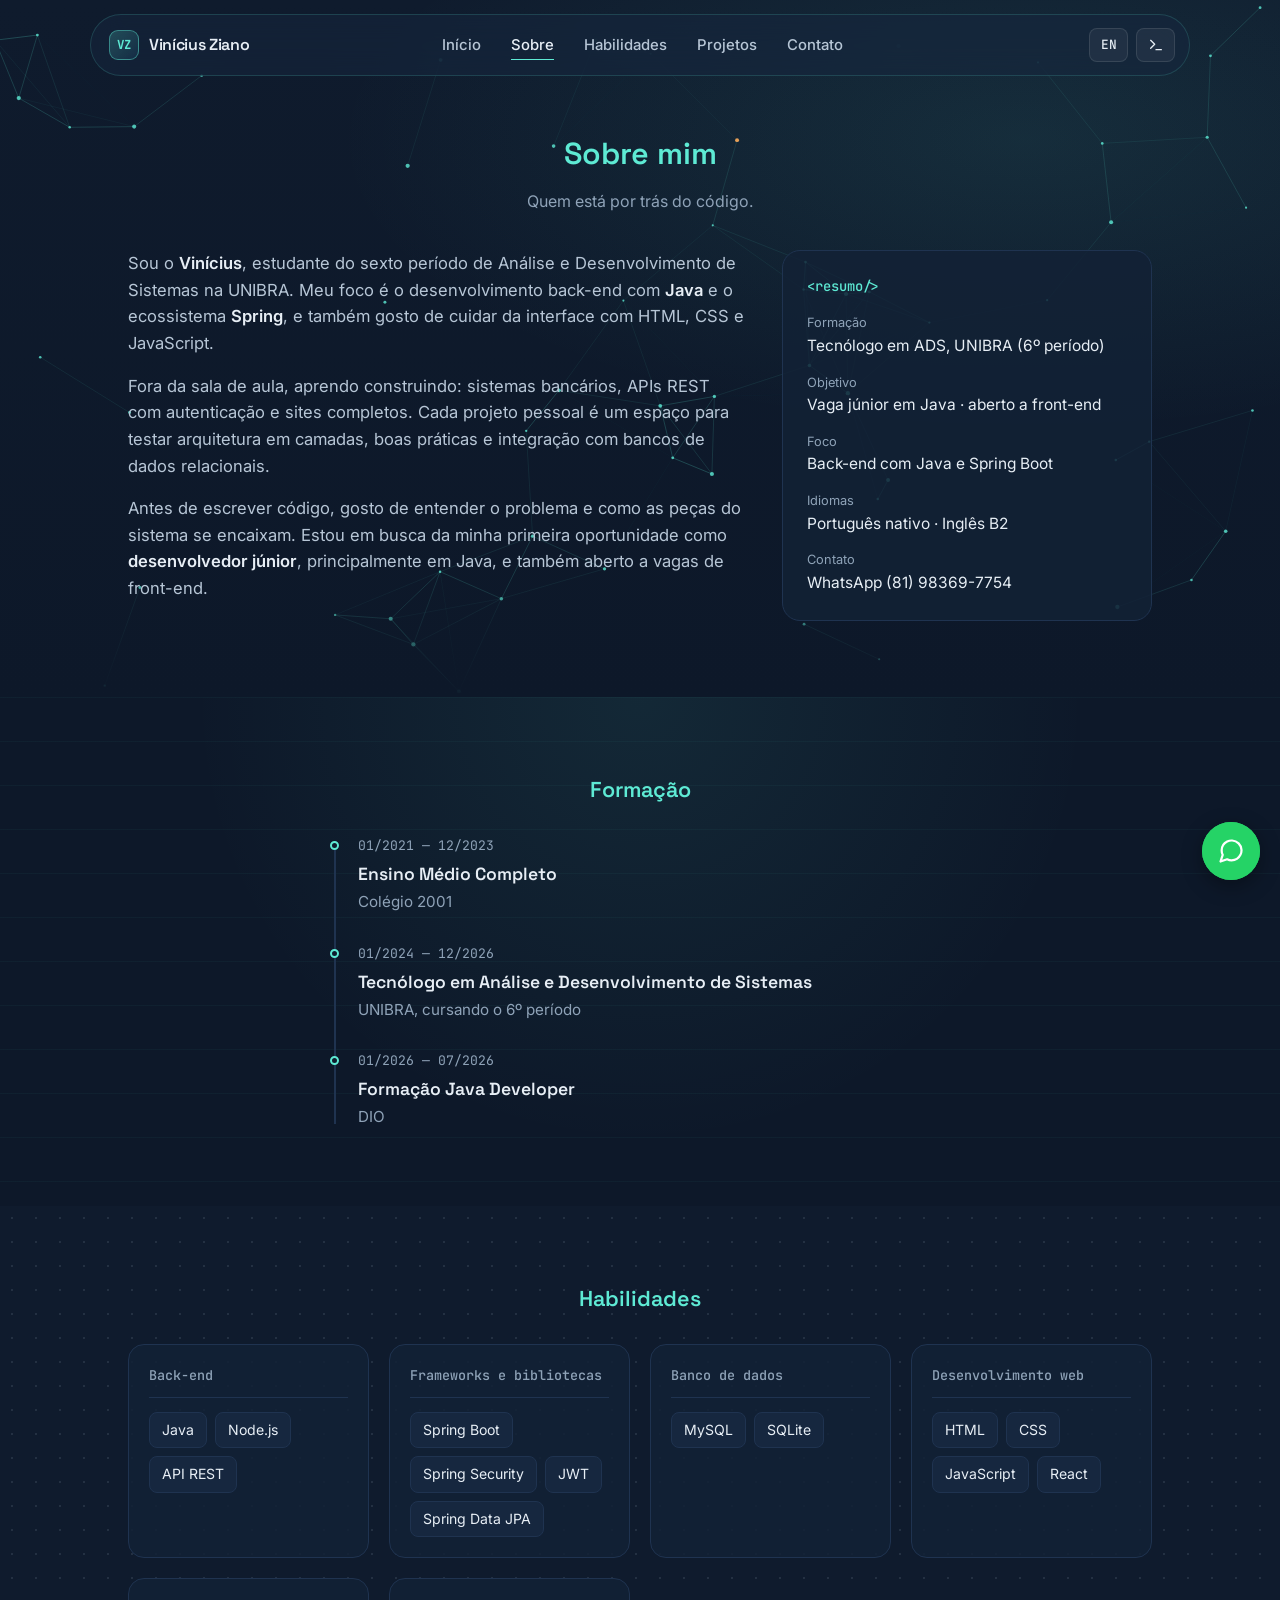
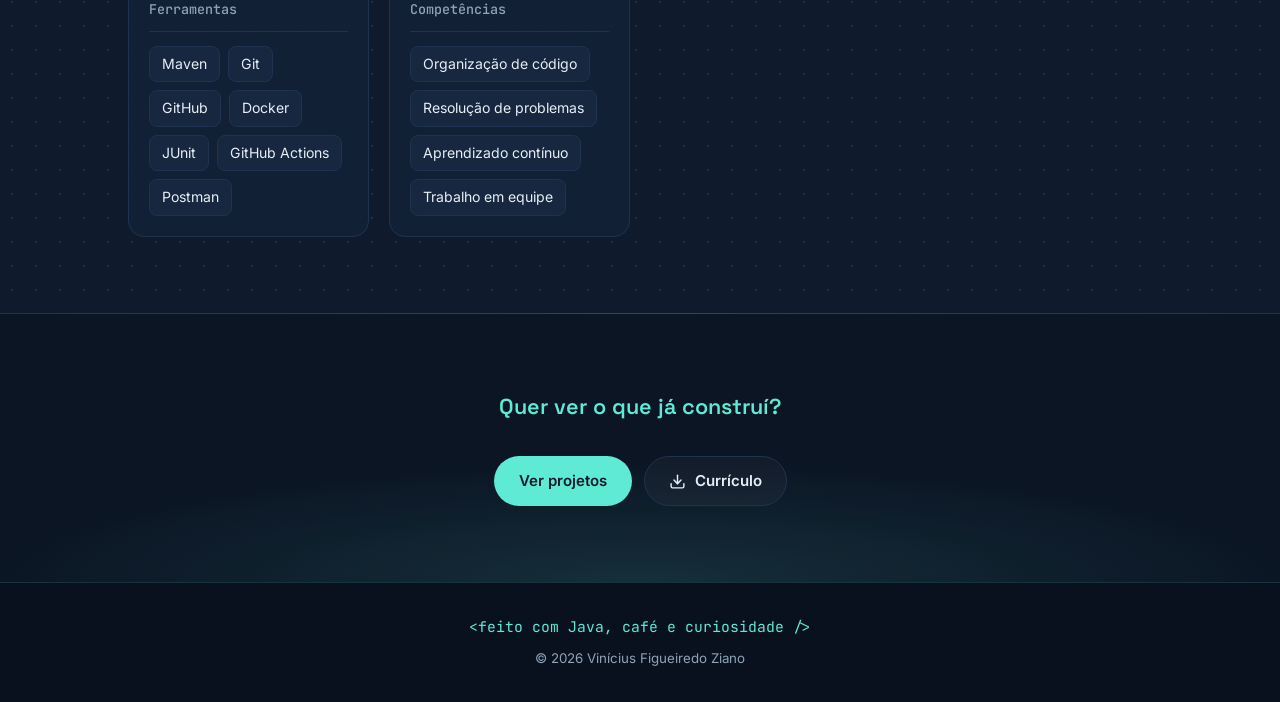
<file: sobre.html>
<!DOCTYPE html>
<html lang="pt-BR">
<head>
<meta charset="UTF-8">
<meta name="viewport" content="width=device-width, initial-scale=1, viewport-fit=cover">
<meta name="description" content="Portfólio de Vinícius Figueiredo Ziano, desenvolvedor júnior com foco em Java e Spring Boot, aberto a oportunidades em front-end.">
<meta name="theme-color" content="#0F1B2D">
<meta property="og:type" content="website">
<meta property="og:locale" content="pt_BR">
<meta property="og:title" content="Sobre | Vinícius Ziano">
<meta property="og:description" content="Portfólio de Vinícius Figueiredo Ziano, desenvolvedor júnior com foco em Java e Spring Boot, aberto a oportunidades em front-end.">
<title>Sobre | Vinícius Ziano</title>
<link rel="preconnect" href="https://fonts.googleapis.com"><link rel="preconnect" href="https://fonts.gstatic.com" crossorigin><link href="https://fonts.googleapis.com/css2?family=Space+Grotesk:wght@500;600;700&family=Inter:wght@400;500;600&family=JetBrains+Mono:wght@400;500&display=swap" rel="stylesheet">
<link rel="icon" type="image/png" href="images/icone-portif%C3%B3lio.png">
<script>document.documentElement.classList.add('js')</script>
<link rel="stylesheet" href="css/style.css">
</head>
<body>
<header class="site-header" id="siteHeader">
  <nav class="nav" aria-label="Principal">
    <a class="brand" href="index.html">
      <span class="brand-monogram" aria-hidden="true">VZ</span>
      <span class="brand-text">Vinícius Ziano</span>
    </a>
    <ul class="nav-links" id="navLinks"><li><a data-i18n="nav.home" href="index.html">Início</a></li><li><a data-i18n="nav.about" aria-current="page" href="sobre.html">Sobre</a></li><li><a data-i18n="nav.skills" href="index.html#habilidades">Habilidades</a></li><li><a data-i18n="nav.projects" href="index.html#projetos">Projetos</a></li><li><a data-i18n="nav.contact" href="index.html#contato">Contato</a></li></ul>
    <div class="nav-actions">
      <button class="lang-toggle" id="langToggle" type="button" aria-label="Mudar idioma">EN</button>
      <button class="terminal-trigger" id="terminalTrigger" type="button" aria-label="Abrir terminal">
        <svg viewBox="0 0 24 24" fill="none" stroke="currentColor" stroke-width="2" stroke-linecap="round" stroke-linejoin="round" aria-hidden="true"><polyline points="4 17 10 11 4 5"/><line x1="12" y1="19" x2="20" y2="19"/></svg>
      </button>
    </div>
    <button class="nav-toggle" id="navToggle" type="button" aria-label="Abrir menu" aria-expanded="false"><span></span><span></span><span></span></button>
  </nav>
</header>
<main>
<section class="about-hero about-constellation" data-constellation data-constellation-dot="#5EEAD4" data-constellation-accent="#F2A65A">
  <div class="wrap">
    <h1 class="section-title reveal" data-i18n="about.title">Sobre mim</h1>
    <p class="section-sub reveal" data-i18n="about.sub">Quem está por trás do código.</p>
    <div class="about-grid">
      <div class="about-text reveal">
        <p>Sou o <strong>Vinícius</strong>, estudante do sexto período de Análise e Desenvolvimento de Sistemas na UNIBRA. Meu foco é o desenvolvimento back-end com <strong>Java</strong> e o ecossistema <strong>Spring</strong>, e também gosto de cuidar da interface com HTML, CSS e JavaScript.</p>
        <p>Fora da sala de aula, aprendo construindo: sistemas bancários, APIs REST com autenticação e sites completos. Cada projeto pessoal é um espaço para testar arquitetura em camadas, boas práticas e integração com bancos de dados relacionais.</p>
        <p>Antes de escrever código, gosto de entender o problema e como as peças do sistema se encaixam. Estou em busca da minha primeira oportunidade como <strong>desenvolvedor júnior</strong>, principalmente em Java, e também aberto a vagas de front-end.</p>
      </div>
      <aside class="facts spotlight reveal" aria-label="Resumo">
        <h3>&lt;resumo/&gt;</h3>
        <dl>
          <div><dt>Formação</dt><dd>Tecnólogo em ADS, UNIBRA (6º período)</dd></div>
          <div><dt>Objetivo</dt><dd>Vaga júnior em Java · aberto a front-end</dd></div>
          <div><dt>Foco</dt><dd>Back-end com Java e Spring Boot</dd></div>
          <div><dt>Idiomas</dt><dd>Português nativo · Inglês B2</dd></div>
          <div><dt>Contato</dt><dd>WhatsApp (81) 98369-7754</dd></div>
        </dl>
      </aside>
    </div>
  </div>
</section>
<section class="bg-grid-glow">
  <div class="wrap">
    <h2 class="block-title reveal" data-i18n="about.edu">Formação</h2>
    <div class="timeline" id="sobreTimeline">
      <div class="tl-item reveal"><div class="tl-period">01/2021 — 12/2023</div><h3>Ensino Médio Completo</h3><p>Colégio 2001</p></div>
      <div class="tl-item reveal"><div class="tl-period">01/2024 — 12/2026</div><h3>Tecnólogo em Análise e Desenvolvimento de Sistemas</h3><p>UNIBRA, cursando o 6º período</p></div>
      <div class="tl-item reveal"><div class="tl-period">01/2026 — 07/2026</div><h3>Formação Java Developer</h3><p>DIO</p></div>
    </div>
  </div>
</section>
<section class="bg-dots-matrix">
  <div class="wrap">
    <h2 class="block-title reveal" data-i18n="about.skills">Habilidades</h2>
    <div class="skills-grid"><div class="skill-group spotlight reveal"><h3>Back-end</h3><div class="chips"><span class="chip">Java</span><span class="chip">Node.js</span><span class="chip">API REST</span></div></div><div class="skill-group spotlight reveal"><h3>Frameworks e bibliotecas</h3><div class="chips"><span class="chip">Spring Boot</span><span class="chip">Spring Security</span><span class="chip">JWT</span><span class="chip">Spring Data JPA</span></div></div><div class="skill-group spotlight reveal"><h3>Banco de dados</h3><div class="chips"><span class="chip">MySQL</span><span class="chip">SQLite</span></div></div><div class="skill-group spotlight reveal"><h3>Desenvolvimento web</h3><div class="chips"><span class="chip">HTML</span><span class="chip">CSS</span><span class="chip">JavaScript</span><span class="chip">React</span></div></div><div class="skill-group spotlight reveal"><h3>Ferramentas</h3><div class="chips"><span class="chip">Maven</span><span class="chip">Git</span><span class="chip">GitHub</span><span class="chip">Docker</span><span class="chip">JUnit</span><span class="chip">GitHub Actions</span><span class="chip">Postman</span></div></div><div class="skill-group spotlight reveal"><h3>Competências</h3><div class="chips"><span class="chip">Organização de código</span><span class="chip">Resolução de problemas</span><span class="chip">Aprendizado contínuo</span><span class="chip">Trabalho em equipe</span></div></div></div>
  </div>
</section>
<section class="cta-band bg-aurora-end">
  <div class="wrap reveal">
    <h2 class="block-title" data-i18n="about.cta">Quer ver o que já construí?</h2>
    <div class="hero-cta">
      <a class="btn btn-primary" data-i18n="btn.projects" href="index.html#projetos">Ver projetos</a>
      <a class="btn btn-ghost" href="assets/curriculo-vinicius-ziano.pdf" target="_blank" rel="noopener"><svg viewBox="0 0 24 24" fill="none" stroke="currentColor" stroke-width="2" stroke-linecap="round" stroke-linejoin="round" aria-hidden="true"><path d="M21 15v4a2 2 0 0 1-2 2H5a2 2 0 0 1-2-2v-4"/><polyline points="7 10 12 15 17 10"/><line x1="12" y1="15" x2="12" y2="3"/></svg><span data-i18n="btn.cv">Currículo</span></a>
    </div>
  </div>
</section>
</main>
<footer class="site-footer"><div class="wrap">
  <p class="code-sign">&lt;feito com Java, café e curiosidade /&gt;</p>
  <small>© 2026 Vinícius Figueiredo Ziano</small>
</div></footer>
<!-- Terminal Interativo (Easter Egg) -->
<div class="terminal-overlay" id="terminalOverlay" aria-hidden="true">
  <div class="terminal-window">
    <div class="terminal-topbar">
      <span>viniziano@portfolio-cli:~</span>
      <button class="terminal-close" id="terminalClose" aria-label="Fechar terminal">&times;</button>
    </div>
    <div class="terminal-body" id="terminalBody">
      <p class="t-welcome">Bem-vindo ao terminal interativo do Ziano! Digite <span class="t-highlight">help</span> para ver os comandos disponíveis.</p>
    </div>
    <div class="terminal-input-line">
      <span>$</span>
      <input type="text" id="terminalInput" autocomplete="off" spellcheck="false" placeholder="digite um comando...">
    </div>
  </div>
</div>

<a href="https://wa.me/5581983697754" target="_blank" rel="noopener" class="whats-float" aria-label="Falar no WhatsApp"><svg viewBox="0 0 24 24" fill="none" stroke="currentColor" stroke-width="1.9" stroke-linecap="round" stroke-linejoin="round" aria-hidden="true"><path d="M21 11.5a8.38 8.38 0 0 1-.9 3.8 8.5 8.5 0 0 1-7.6 4.7 8.38 8.38 0 0 1-3.8-.9L3 21l1.9-5.7a8.38 8.38 0 0 1-.9-3.8 8.5 8.5 0 0 1 4.7-7.6 8.38 8.38 0 0 1 3.8-.9h.5a8.48 8.48 0 0 1 8 8v.5z"/></svg></a>
<script src="js/constellation.js"></script>
<script src="js/main.js"></script>
</body>
</html>
</file>
<file: css/style.css>
/* ============ Tokens ============ */
:root {
  --ink-900: #0F1B2D;
  --ink-850: #122135;
  --ink-800: #16273F;
  --ink-700: #1F3350;
  --line: rgba(94, 234, 212, 0.16);
  --cyan: #5EEAD4;
  --cyan-dim: rgba(94, 234, 212, 0.55);
  --amber: #F2A65A;
  --text-100: #E7EEF5;
  --text-300: #B7C6D6;
  --text-400: #8FA3B8;
  --font-display: 'Space Grotesk', 'Inter', sans-serif;
  --font-body: 'Inter', sans-serif;
  --font-mono: 'JetBrains Mono', ui-monospace, monospace;
  --header-h: 60px;
}

*, *::before, *::after { box-sizing: border-box; }
* { margin: 0; padding: 0; }

html { scroll-behavior: smooth; }
body {
  background: var(--ink-900);
  color: var(--text-100);
  font-family: var(--font-body);
  line-height: 1.6;
  -webkit-font-smoothing: antialiased;
  overflow-x: hidden;
}
img, svg { max-width: 100%; }
ul { list-style: none; }
button { font: inherit; color: inherit; }

@media (prefers-reduced-motion: reduce) {
  html { scroll-behavior: auto; }
  *, *::before, *::after { animation: none !important; transition-duration: 0.001ms !important; }
  .reveal { opacity: 1 !important; transform: none !important; filter: none !important; }
}

a:focus-visible, button:focus-visible {
  outline: 2px solid var(--cyan);
  outline-offset: 3px;
}

.wrap { max-width: 1080px; margin: 0 auto; padding: 0 28px; }
@media (max-width: 640px) { .wrap { padding: 0 20px; } }

/* ============ Cabeçalho ============ */
.site-header {
  position: fixed;
  top: calc(14px + env(safe-area-inset-top, 0px));
  left: 50%;
  transform: translateX(-50%);
  width: min(1100px, calc(100% - 28px));
  z-index: 100;
  border-radius: 999px;
  background: rgba(22, 39, 63, 0.55);
  backdrop-filter: blur(16px);
  -webkit-backdrop-filter: blur(16px);
  border: 1px solid var(--line);
  transition: background 0.3s ease, box-shadow 0.3s ease;
}
.site-header.scrolled {
  background: rgba(18, 33, 53, 0.86);
  box-shadow: 0 10px 30px rgba(0, 0, 0, 0.35);
}
.nav {
  display: grid;
  grid-template-columns: 1fr auto 1fr;
  align-items: center;
  height: var(--header-h);
  padding: 0 14px 0 18px;
}

.brand {
  justify-self: start;
  display: inline-flex;
  align-items: center;
  gap: 10px;
  font-family: var(--font-display);
  font-weight: 600;
  font-size: 1rem;
  color: var(--text-100);
  text-decoration: none;
  background: none;
  border: none;
  cursor: pointer;
}
.brand-monogram {
  display: inline-grid;
  place-items: center;
  width: 30px;
  height: 30px;
  border-radius: 9px;
  background: linear-gradient(135deg, rgba(94, 234, 212, 0.22), rgba(56, 189, 248, 0.08));
  border: 1px solid rgba(94, 234, 212, 0.45);
  color: var(--cyan);
  font-family: var(--font-mono);
  font-size: 0.78rem;
  font-weight: 700;
}
.brand-text { letter-spacing: -0.02em; color: var(--text-100); }

.nav-links { display: flex; gap: 30px; grid-column: 2; }
.nav-links a, .nav-links button {
  position: relative;
  background: none;
  border: none;
  cursor: pointer;
  padding: 6px 0;
  font-family: var(--font-body);
  font-size: 0.93rem;
  font-weight: 500;
  color: var(--text-300);
  text-decoration: none;
  transition: color 0.2s ease;
}
.nav-links a::after, .nav-links button::after {
  content: '';
  position: absolute; left: 0; bottom: 0;
  width: 0; height: 1.5px;
  background: var(--cyan);
  transition: width 0.25s ease;
}
.nav-links a:hover, .nav-links button:hover,
.nav-links [aria-current="page"] { color: var(--text-100); }
.nav-links a:hover::after, .nav-links button:hover::after,
.nav-links [aria-current="page"]::after { width: 100%; }

.nav-toggle { display: none; }

@media (max-width: 760px) {
  .nav { display: flex; justify-content: space-between; gap: 8px; padding: 0 8px 0 14px; }
  .nav-actions { margin-left: auto; }
  .nav-links {
    display: none;
    position: absolute;
    top: calc(100% + 10px);
    left: 0; right: 0;
    flex-direction: column;
    gap: 0;
    padding: 8px;
    border-radius: 20px;
    background: rgba(15, 27, 45, 0.99);
    border: 1px solid var(--line);
    box-shadow: 0 14px 34px rgba(0, 0, 0, 0.4);
  }
  .nav-links.open { display: flex; }
  .nav-links li { width: 100%; }
  .nav-links a, .nav-links button { display: block; width: 100%; text-align: left; padding: 14px 16px; border-radius: 12px; }
  .nav-links a::after, .nav-links button::after { display: none; }
  .nav-links a:hover { background: rgba(94, 234, 212, 0.07); }
  .nav-toggle {
    display: flex; flex-direction: column; gap: 5px;
    background: none; border: none; cursor: pointer; padding: 10px;
  }
  .nav-toggle span { width: 22px; height: 1.5px; background: var(--text-100); transition: transform 0.25s ease, opacity 0.25s ease; }
  .nav-toggle.open span:nth-child(1) { transform: translateY(6.5px) rotate(45deg); }
  .nav-toggle.open span:nth-child(2) { opacity: 0; }
  .nav-toggle.open span:nth-child(3) { transform: translateY(-6.5px) rotate(-45deg); }
}

/* ============ Botões ============ */
.btn {
  display: inline-flex; align-items: center; gap: 9px;
  padding: 12px 24px;
  border-radius: 999px;
  border: 1px solid transparent;
  font-family: var(--font-body);
  font-weight: 600;
  font-size: 0.94rem;
  text-decoration: none;
  cursor: pointer;
  transition: transform 0.18s ease, background 0.18s ease, border-color 0.18s ease, box-shadow 0.18s ease;
}
.btn:hover { transform: translateY(-2px); }
.btn svg { width: 17px; height: 17px; flex: none; }
.btn-primary { background: var(--cyan); color: var(--ink-900); }
.btn-primary:hover { background: #7ff0e2; box-shadow: 0 8px 24px rgba(94, 234, 212, 0.25); }
.btn-ghost { background: rgba(255,255,255,0.03); border-color: var(--ink-700); color: var(--text-100); }
.btn-ghost:hover { border-color: var(--cyan-dim); background: rgba(94, 234, 212, 0.07); }
.btn-sm { padding: 9px 18px; font-size: 0.88rem; }

/* ============ Seções e Hero ============ */
section { 
  display: block;
  position: relative;
  width: 100%;
  padding: 76px 0; 
  scroll-margin-top: 90px; 
}

section.hero {
  min-height: min(100svh, 860px);
  padding: calc(var(--header-h) + 56px) 0 64px;
  display: flex;
  align-items: center;
}

.hero-grid { 
  display: grid; 
  grid-template-columns: 1.05fr 0.95fr; 
  gap: 24px; 
  align-items: center; 
}

.section-title {
  text-align: center;
  font-family: var(--font-display);
  font-weight: 600;
  font-size: clamp(1.5rem, 3vw, 1.9rem);
  color: var(--cyan);
  margin-bottom: 10px;
}
.section-sub { text-align: center; color: var(--text-400); max-width: 52ch; margin: 0 auto 36px; }

.hero h1.hero-title-main {
  font-family: var(--font-display);
  font-weight: 700;
  font-size: clamp(2.1rem, 4.8vw, 3.3rem);
  line-height: 1.1;
  letter-spacing: -0.015em;
  color: var(--text-100);
}
.hero-role {
  display: block;
  margin-top: 6px;
  font-size: clamp(1.35rem, 3vw, 2.05rem);
  font-weight: 600;
  background: linear-gradient(90deg, var(--cyan), #38bdf8);
  -webkit-background-clip: text;
  -webkit-text-fill-color: transparent;
}
.lede { margin-top: 20px; max-width: 46ch; font-size: 1.08rem; color: var(--text-300); }
.hero-cta { display: flex; flex-wrap: wrap; gap: 12px; margin-top: 32px; }

.hero-art { position: relative; display: flex; justify-content: center; }
.hero-art::before {
  content: '';
  position: absolute; inset: 8% 4% 2%;
  background: radial-gradient(closest-side, rgba(94, 234, 212, 0.16), transparent 70%);
  z-index: 0;
}
.pixel-dev {
  position: relative; z-index: 1;
  width: min(480px, 100%); height: auto;
  image-rendering: pixelated;
  filter: drop-shadow(0 22px 34px rgba(0, 0, 0, 0.45));
}
.cursor { animation: blink 1.1s steps(1) infinite; }
@keyframes blink { 50% { opacity: 0; } }

@media (max-width: 860px) {
  section.hero { min-height: auto; padding: calc(var(--header-h) + 44px) 0 56px; }
  .hero-grid { grid-template-columns: 1fr; gap: 28px; }
  .hero-art { order: -1; }
  .pixel-dev { width: min(300px, 74%); }
}

/* Selo de disponibilidade */
.hero-status {
  display: inline-flex; align-items: center; gap: 10px;
  margin-bottom: 22px; padding: 8px 16px;
  border: 1px solid var(--line); border-radius: 999px;
  background: rgba(94, 234, 212, 0.07);
  font-size: 0.86rem; font-weight: 500; color: var(--text-300);
}
.hero-status .dot {
  flex: none; width: 9px; height: 9px; border-radius: 50%;
  background: #4ade80; animation: avail-pulse 2.2s infinite;
}
@keyframes avail-pulse {
  0% { box-shadow: 0 0 0 0 rgba(74, 222, 128, 0.55); }
  70% { box-shadow: 0 0 0 10px rgba(74, 222, 128, 0); }
  100% { box-shadow: 0 0 0 0 rgba(74, 222, 128, 0); }
}
@media (max-width: 480px) {
  .hero-status { border-radius: 16px; font-size: 0.8rem; padding: 8px 14px; }
}

/* ============ Fundos e Componentes ============ */
.hero-wave, .bg-aurora-end {
  position: relative;
  isolation: isolate;
  overflow: hidden;
  background: radial-gradient(120% 60% at 50% 30%, rgba(94, 234, 212, 0.08), transparent 60%), var(--ink-900);
}
.hero-wave > .wrap, .bg-aurora-end > .wrap, .about-constellation > .wrap { position: relative; z-index: 1; }

/* Canvas dos fundos animados: sempre fora do fluxo, para nunca empurrar o conteúdo */
.wave-canvas, .bg-canvas {
  position: absolute; inset: 0;
  width: 100%; height: 100%;
  display: block;
  pointer-events: none;
  z-index: 0;
}
.wave-canvas { opacity: 0.85; }

/* Escurece o lado do texto e funde a base do hero com a seção seguinte */
.hero-wave::after {
  content: '';
  position: absolute; inset: 0;
  z-index: 0;
  pointer-events: none;
  background:
    linear-gradient(180deg, transparent 78%, #0d1829 100%),
    linear-gradient(90deg, rgba(15, 27, 45, 0.72) 0%, rgba(15, 27, 45, 0.28) 55%, transparent 100%);
}

/* Fundo animado (Constellation) da página Sobre */
.about-constellation {
  position: relative;
  isolation: isolate;
  overflow: hidden;
  background:
    radial-gradient(90% 70% at 80% 20%, rgba(94, 234, 212, 0.09), transparent 60%),
    linear-gradient(180deg, #0F1B2D 0%, #0d1829 100%);
}
.about-constellation::after {
  content: '';
  position: absolute; inset: 0;
  z-index: 0;
  pointer-events: none;
  background: linear-gradient(180deg, transparent 82%, #0d1829 100%);
}

.bg-aurora-end {
  background: radial-gradient(80% 70% at 50% 100%, rgba(94, 234, 212, 0.12), transparent 65%), #0b1524;
  border-top: 1px solid var(--line);
}
.bg-grid-glow {
  background-color: #0d1829;
  background-image: radial-gradient(circle at 50% 0%, rgba(94, 234, 212, 0.08), transparent 55%), linear-gradient(rgba(94, 234, 212, 0.04) 1px, transparent 1px);
  background-size: 100% 100%, 44px 44px;
}
.bg-dots-matrix {
  background-color: #0f1b2d;
  background-image: radial-gradient(rgba(183, 198, 214, 0.12) 1px, transparent 1px);
  background-size: 24px 24px;
}

/* ============ Tecnologias & Projetos ============ */
.tech-groups { display: grid; gap: 34px; position: relative; z-index: 2; }
.tech-group h3 { text-align: center; font-family: var(--font-mono); font-weight: 500; font-size: 0.86rem; color: var(--text-300); margin-bottom: 16px; }
.tech-grid { display: flex; flex-wrap: wrap; justify-content: center; gap: 16px; max-width: 940px; margin: 0 auto; }
.tech-card { display: flex; flex-direction: column; align-items: center; gap: 12px; width: 150px; padding: 24px 12px 20px; border-radius: 16px; background: rgba(18, 33, 53, 0.85); border: 1px solid var(--ink-700); transition: transform 0.2s ease, border-color 0.2s ease; }
.tech-card:hover { transform: translateY(-3px); border-color: var(--cyan-dim); }
.tech-icon { width: 52px; height: 52px; display: grid; place-items: center; border-radius: 14px; background: rgba(94, 234, 212, 0.08); border: 1px solid rgba(94, 234, 212, 0.2); color: var(--cyan); }
.tech-icon svg { width: 26px; height: 26px; }
.tech-icon .glyph { font-family: var(--font-mono); font-weight: 500; font-size: 1.05rem; }
.tech-card span.name { font-size: 0.9rem; color: var(--text-300); font-weight: 500; }

.cards { display: grid; grid-template-columns: repeat(auto-fit, minmax(300px, 1fr)); gap: 22px; position: relative; z-index: 2; }
.card { display: flex; flex-direction: column; border-radius: 18px; background: rgba(18, 33, 53, 0.88); border: 1px solid var(--ink-700); overflow: hidden; transition: transform 0.2s ease, border-color 0.2s ease; }
.card:hover { transform: translateY(-4px); border-color: var(--cyan-dim); }
.stage { position: relative; aspect-ratio: 16 / 10; background: #123a52 url(../assets/pattern.svg) center / cover; overflow: hidden; }
.dev { position: absolute; background: #050b14; border: 3px solid #050b14; box-shadow: 0 8px 20px rgba(0, 0, 0, 0.45); }
.dev img { display: block; width: 100%; height: 100%; object-fit: cover; object-position: top left; }
.laptop { left: 5%; bottom: 17%; width: 66%; aspect-ratio: 16 / 10; border-radius: 8px 8px 0 0; }
.laptop img { border-radius: 4px 4px 0 0; }
.laptop::after {
  content: ''; position: absolute; left: -6%; top: 100%; width: 112%; height: 9px;
  background: linear-gradient(#d3dce7, #98a6b6); border-radius: 0 0 12px 12px;
}
.tablet { right: 15%; bottom: 17%; width: 19%; aspect-ratio: 3 / 4; border-radius: 7px; }
.tablet img { border-radius: 4px; }
.phone { right: 4%; bottom: 17%; width: 10%; aspect-ratio: 9 / 19; border-radius: 8px; }
.phone img { border-radius: 5px; }

.card-body { display: flex; flex-direction: column; flex: 1; padding: 22px 22px 24px; }
.card h3 { font-family: var(--font-display); font-weight: 600; font-size: 1.25rem; color: var(--cyan); margin-bottom: 8px; }
.card p { color: var(--text-300); font-size: 0.95rem; margin-bottom: 16px; }
.tags { display: flex; flex-wrap: wrap; gap: 7px; margin-bottom: 20px; }
.tag { font-family: var(--font-mono); font-size: 0.74rem; color: var(--text-300); background: var(--ink-800); border: 1px solid var(--ink-700); padding: 4px 10px; border-radius: 999px; }
.card-actions { margin-top: auto; display: flex; justify-content: center; gap: 8px; flex-wrap: wrap; }
.card-actions .btn { padding: 9px 14px; font-size: 0.85rem; gap: 7px; }

/* ============ Contato & Rodapé ============ */
.contact { text-align: center; }
.contact-row { display: flex; flex-wrap: wrap; align-items: center; justify-content: center; gap: 14px 28px; margin-top: 8px; }
.mail-line { display: inline-flex; align-items: center; gap: 10px; color: var(--text-300); font-size: 0.98rem; }
.mail-line svg { width: 18px; height: 18px; color: var(--cyan); }
.mail-link { color: var(--text-100); text-decoration: none; border-bottom: 1.5px solid var(--cyan); }
.copy-btn { background: rgba(18, 33, 53, 0.75); border: 1px solid var(--ink-700); border-radius: 999px; padding: 5px 12px; font-size: 0.8rem; color: var(--text-400); cursor: pointer; }
.social { display: flex; flex-wrap: wrap; justify-content: center; gap: 10px; }

.site-footer { background: #09111e; border-top: 1px solid var(--line); padding: 32px 0; text-align: center; }
.code-sign { font-family: var(--font-mono); color: var(--cyan); font-size: 0.92rem; margin-bottom: 6px; }
.site-footer small { color: var(--text-400); }

/* ============ Controles Extras (Modais, Terminal, Filtros) ============ */
.nav-actions { display: flex; align-items: center; gap: 0.5rem; justify-self: end; }
.lang-toggle, .terminal-trigger {
  display: inline-grid; place-items: center;
  min-width: 38px; height: 34px; padding: 0 0.65rem;
  background: rgba(255, 255, 255, 0.05); border: 1px solid rgba(255, 255, 255, 0.1);
  color: var(--text-100); border-radius: 8px; cursor: pointer;
  font-family: var(--font-mono); font-size: 0.8rem; font-weight: 500;
  transition: border-color 0.2s ease, background 0.2s ease, color 0.2s ease;
}
.lang-toggle:hover, .terminal-trigger:hover { border-color: var(--cyan-dim); background: rgba(94, 234, 212, 0.08); color: var(--cyan); }
.terminal-trigger svg { width: 16px; height: 16px; }

.filter-buttons { display: flex; justify-content: center; gap: 0.5rem; margin-bottom: 2rem; flex-wrap: wrap; }
.filter-btn { background: rgba(255, 255, 255, 0.04); border: 1px solid rgba(255, 255, 255, 0.1); color: var(--text-300); padding: 0.4rem 1rem; border-radius: 20px; cursor: pointer; font-size: 0.9rem; }
.filter-btn.active, .filter-btn:hover { background: var(--cyan); color: var(--ink-900); border-color: var(--cyan); font-weight: 600; }

.api-modal-overlay, .terminal-overlay { position: fixed; inset: 0; background: rgba(7, 13, 23, 0.8); backdrop-filter: blur(4px); display: flex; align-items: center; justify-content: center; z-index: 1000; opacity: 0; pointer-events: none; transition: opacity 0.25s ease; }
.api-modal-overlay.active, .terminal-overlay.active { opacity: 1; pointer-events: auto; }
.api-modal-container { background: #13203a; border: 1px solid rgba(94, 234, 212, 0.3); width: 90%; max-width: 600px; border-radius: 12px; padding: 1.5rem; }
.api-modal-header { display: flex; justify-content: space-between; align-items: center; margin-bottom: 1rem; }
.modal-close, .terminal-close { background: none; border: none; color: var(--text-400); font-size: 1.5rem; cursor: pointer; }
.endpoint-selector select { width: 100%; padding: 0.6rem; background: #070d17; color: var(--text-100); border: 1px solid rgba(255,255,255,0.1); border-radius: 6px; margin-bottom: 1rem; }
.payload-box, .response-box { background: #070d17; border: 1px solid rgba(255,255,255,0.1); padding: 0.8rem; border-radius: 6px; margin-bottom: 1rem; font-family: 'JetBrains Mono', monospace; font-size: 0.85rem; }
.response-status { color: var(--text-400); margin-bottom: 0.4rem; font-weight: 500; }

.terminal-window { background: #070d17; border: 1px solid var(--cyan); width: 90%; max-width: 650px; height: 400px; border-radius: 8px; display: flex; flex-direction: column; font-family: 'JetBrains Mono', monospace; }
.terminal-topbar { background: #13203a; padding: 0.5rem 1rem; display: flex; justify-content: space-between; align-items: center; font-size: 0.85rem; color: var(--cyan); }
.terminal-body { flex: 1; padding: 1rem; overflow-y: auto; font-size: 0.9rem; color: var(--text-100); display: flex; flex-direction: column; gap: 0.5rem; }
.t-highlight { color: var(--cyan); }
.terminal-input-line { display: flex; align-items: center; padding: 0.75rem 1rem; border-top: 1px solid rgba(255,255,255,0.1); background: rgba(0,0,0,0.2); }
.terminal-input-line span { color: var(--cyan); margin-right: 0.5rem; font-weight: bold; }
.terminal-input-line input { background: none; border: none; color: var(--text-100); font-family: inherit; font-size: 0.9rem; outline: none; flex: 1; }

.whats-float { position: fixed; right: max(20px, env(safe-area-inset-right, 0px)); bottom: max(20px, env(safe-area-inset-bottom, 0px)); z-index: 200; width: 58px; height: 58px; border-radius: 50%; background: #25D366; display: grid; place-items: center; box-shadow: 0 6px 20px rgba(0,0,0,0.35); text-decoration: none; }
.whats-float::before { content: ''; position: absolute; inset: 0; border-radius: 50%; background: #25D366; animation: pulse 2.4s ease-out infinite; }
.whats-float svg { position: relative; width: 28px; height: 28px; color: #fff; }
.whats-float:hover { filter: brightness(1.06); }
@keyframes pulse { 0% { transform: scale(1); opacity: 0.55; } 100% { transform: scale(1.9); opacity: 0; } }
@media (max-width: 640px) { .whats-float { width: 52px; height: 52px; } }

.ps { display: flex; flex-direction: column; gap: 10px; margin-bottom: 18px; }
.ps-row { display: grid; grid-template-columns: 76px 1fr; gap: 10px; align-items: start; }
.ps-label { font-family: var(--font-mono); font-size: 0.68rem; font-weight: 500; text-transform: uppercase; text-align: center; padding: 4px 0; border-radius: 6px; }
.ps-label.problem { background: rgba(242, 166, 90, 0.14); color: var(--amber); }
.ps-label.solution { background: rgba(94, 234, 212, 0.12); color: var(--cyan); }
.ps-text { font-size: 0.88rem; line-height: 1.5; color: var(--text-300); }

/* ============ Animação ao rolar (reveal) ============
   Só esconde os elementos quando o JS está ativo (classe .js no <html>),
   então, se o script falhar, o conteúdo continua visível. */
.js .reveal {
  opacity: 0;
  transform: translateY(22px);
  transition: opacity 0.7s ease, transform 0.7s cubic-bezier(0.2, 0.7, 0.2, 1);
  transition-delay: var(--d, 0ms);
}
.js .reveal.is-visible { opacity: 1; transform: none; }

/* ============ Brilho que segue o mouse (spotlight) ============ */
.spotlight { position: relative; }
.spotlight::before {
  content: '';
  position: absolute; inset: 0;
  border-radius: inherit;
  pointer-events: none;
  opacity: 0;
  transition: opacity 0.3s ease;
  background: radial-gradient(260px circle at var(--mx, 50%) var(--my, 50%), rgba(94, 234, 212, 0.14), transparent 60%);
}
.spotlight:hover::before { opacity: 1; }
.spotlight > * { position: relative; z-index: 1; }

@media (max-width: 520px) {
  .tech-grid { gap: 12px; }
  .tech-card { width: calc((100% - 24px) / 3); padding: 18px 6px 14px; }
}

/* ============ Página Sobre ============ */
.about-hero { padding-top: 130px; }
.about-grid { display: grid; grid-template-columns: 1.25fr 0.75fr; gap: 36px; align-items: start; margin-top: 36px; }
@media (max-width: 860px) { .about-grid { grid-template-columns: 1fr; } }
.about-text p { color: var(--text-300); font-size: 1.04rem; margin-bottom: 16px; max-width: 62ch; }
.about-text p strong { color: var(--text-100); font-weight: 600; }
.facts { border-radius: 18px; background: rgba(18, 33, 53, 0.85); border: 1px solid var(--ink-700); padding: 24px; }
.facts h3 { font-family: var(--font-mono); font-size: 0.86rem; font-weight: 500; color: var(--cyan); margin-bottom: 16px; }
.facts dl { display: grid; gap: 14px; }
.facts dt { font-size: 0.8rem; color: var(--text-400); }
.facts dd { color: var(--text-100); font-size: 0.97rem; }

.block-title { font-family: var(--font-display); font-weight: 600; font-size: 1.35rem; color: var(--cyan); text-align: center; margin-bottom: 28px; }

.timeline { position: relative; max-width: 620px; margin: 0 auto; padding-left: 28px; }
.timeline::before { content: ''; position: absolute; left: 4px; top: 6px; bottom: 6px; width: 1.5px; background: var(--ink-700); }
.tl-item { position: relative; padding-bottom: 28px; }
.tl-item:last-child { padding-bottom: 0; }
.tl-item::before {
  content: ''; position: absolute; left: -28px; top: 6px;
  width: 9px; height: 9px; border-radius: 50%;
  background: var(--ink-900); border: 2px solid var(--cyan);
}
.tl-period { font-family: var(--font-mono); font-size: 0.82rem; color: var(--text-400); margin-bottom: 4px; }
.tl-item h3 { font-family: var(--font-display); font-size: 1.1rem; font-weight: 600; margin-bottom: 2px; }
.tl-item p { color: var(--text-400); font-size: 0.95rem; }

.skills-grid { display: grid; grid-template-columns: repeat(auto-fit, minmax(230px, 1fr)); gap: 20px; }
.skill-group { padding: 20px; border-radius: 16px; background: rgba(18, 33, 53, 0.85); border: 1px solid var(--ink-700); transition: border-color 0.2s ease; }
.skill-group:hover { border-color: var(--cyan-dim); }
.skill-group h3 { font-family: var(--font-mono); font-size: 0.84rem; font-weight: 500; color: var(--text-400); margin-bottom: 14px; padding-bottom: 10px; border-bottom: 1px solid var(--ink-700); }
.chips { display: flex; flex-wrap: wrap; gap: 8px; }
.chip { font-size: 0.88rem; background: var(--ink-800); border: 1px solid var(--ink-700); padding: 6px 12px; border-radius: 8px; }

.cta-band { text-align: center; }
.cta-band .hero-cta { justify-content: center; }
[hidden] { display: none !important; }
</file>
